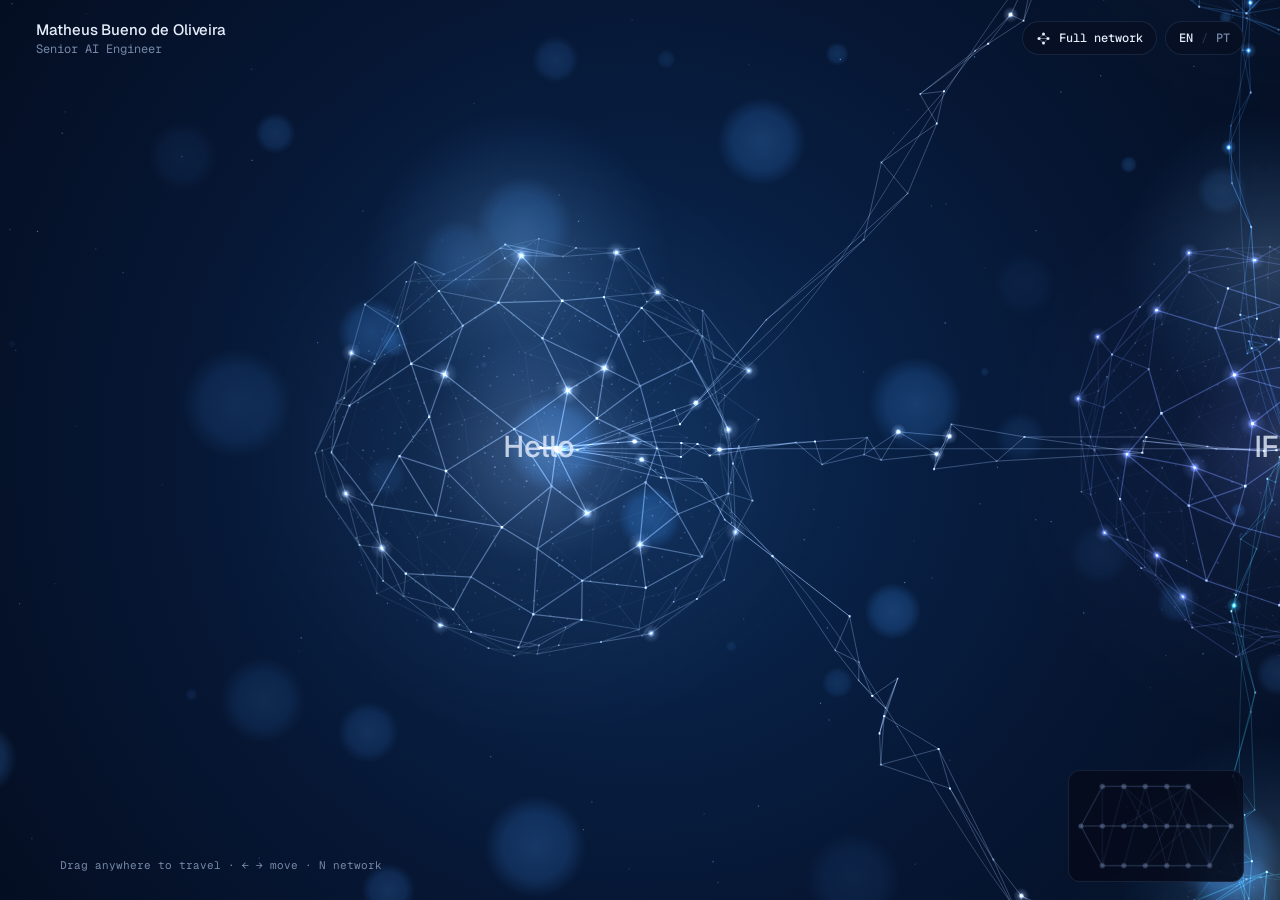
<file: index.html>
<!doctype html>
<html lang="en">
<head>
  <meta charset="utf-8" />
  <meta name="viewport" content="width=device-width, initial-scale=1, viewport-fit=cover" />
  <title>Matheus Bueno de Oliveira · Senior AI Engineer</title>
  <meta name="description" content="Matheus Bueno de Oliveira, Senior AI Engineer. LLM-powered systems, Agentic AI and cloud data platforms. Explore my career as a neural network, one neuron at a time." />
  <meta name="theme-color" content="#040814" />
  <meta property="og:type" content="website" />
  <meta property="og:title" content="Matheus Bueno de Oliveira · Senior AI Engineer" />
  <meta property="og:description" content="My career as a neural network. Follow the signal, one neuron at a time." />
  <meta property="og:url" content="https://matheusbuenodeoliveira.github.io/" />
  <meta property="og:image" content="https://matheusbuenodeoliveira.github.io/assets/og.png" />
  <meta name="twitter:card" content="summary_large_image" />
  <link rel="icon" href="assets/favicon.svg" type="image/svg+xml" />
  <link rel="preconnect" href="https://fonts.googleapis.com" />
  <link rel="preconnect" href="https://fonts.gstatic.com" crossorigin />
  <link href="https://fonts.googleapis.com/css2?family=Geist:wght@300;400;500;600&family=Geist+Mono:wght@400;500&display=swap" rel="stylesheet" />
  <link rel="stylesheet" href="css/styles.css?v=13" />
</head>
<body class="mode-intro">
  <canvas id="sky" aria-hidden="true"></canvas>

  <!-- overview: one button per neuron, positioned over the canvas -->
  <nav class="atlas" id="atlas" aria-label="Full network"></nav>

  <!-- close-up: the neuron you are on, with its content inside -->
  <main class="soma" id="soma" aria-live="polite">
    <div class="membrane" aria-hidden="true"></div>
    <div class="soma-scroll" id="somaScroll">
      <article class="soma-inner" id="somaInner"></article>
    </div>
  </main>

  <!-- synapses leaving the current neuron -->
  <div class="synapses" id="synapses"></div>

  <header class="hud-top">
    <button class="brand" id="brand" type="button">
      <span class="brand-name">Matheus Bueno de Oliveira</span>
      <span class="brand-role" data-i18n="role"></span>
    </button>
    <div class="hud-actions">
      <button class="chip" id="netBtn" type="button">
        <svg viewBox="0 0 20 20" aria-hidden="true"><g fill="currentColor"><circle cx="4" cy="10" r="2"/><circle cx="10" cy="4" r="2"/><circle cx="10" cy="16" r="2"/><circle cx="16" cy="10" r="2"/></g><path d="M4 10 10 4 16 10 10 16Z M4 10H16" fill="none" stroke="currentColor" stroke-opacity=".5"/></svg>
        <span id="netLabel"></span>
      </button>
      <button class="chip lang" id="langBtn" type="button">
        <span data-l="en">EN</span><span class="sep">/</span><span data-l="pt">PT</span>
      </button>
    </div>
  </header>

  <footer class="hud-bottom">
    <div class="trail" id="trail"></div>
    <p class="keys mono" id="keys"></p>
    <button class="minimap" id="minimap" type="button"><canvas id="mini" aria-hidden="true"></canvas></button>
  </footer>

  <div class="overview-bar" id="overviewBar">
    <p class="ov-hint" id="ovHint"></p>
    <ul class="legend" id="legend"></ul>
    <button class="chip ghost" id="returnBtn" type="button"></button>
  </div>

  <script src="js/data.js?v=13"></script>
  <script src="js/app.js?v=13"></script>
</body>
</html>
</file>
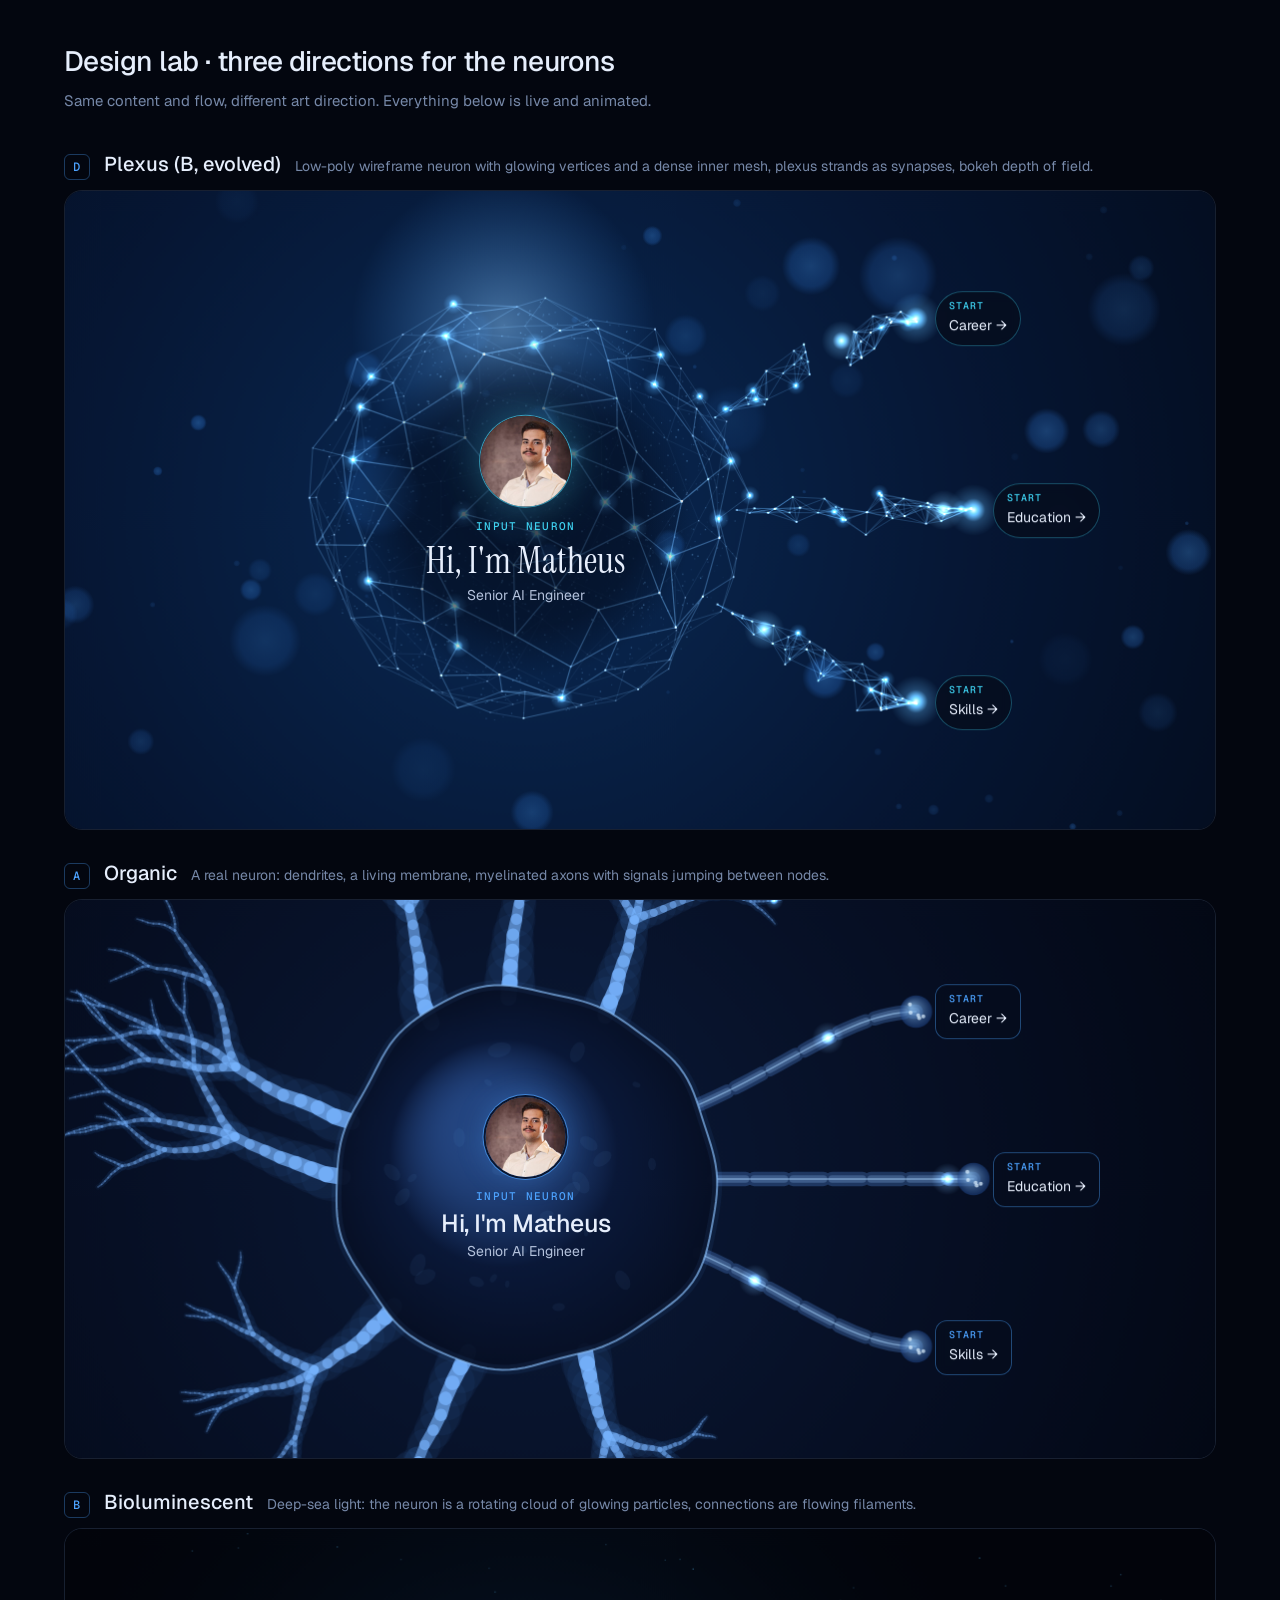
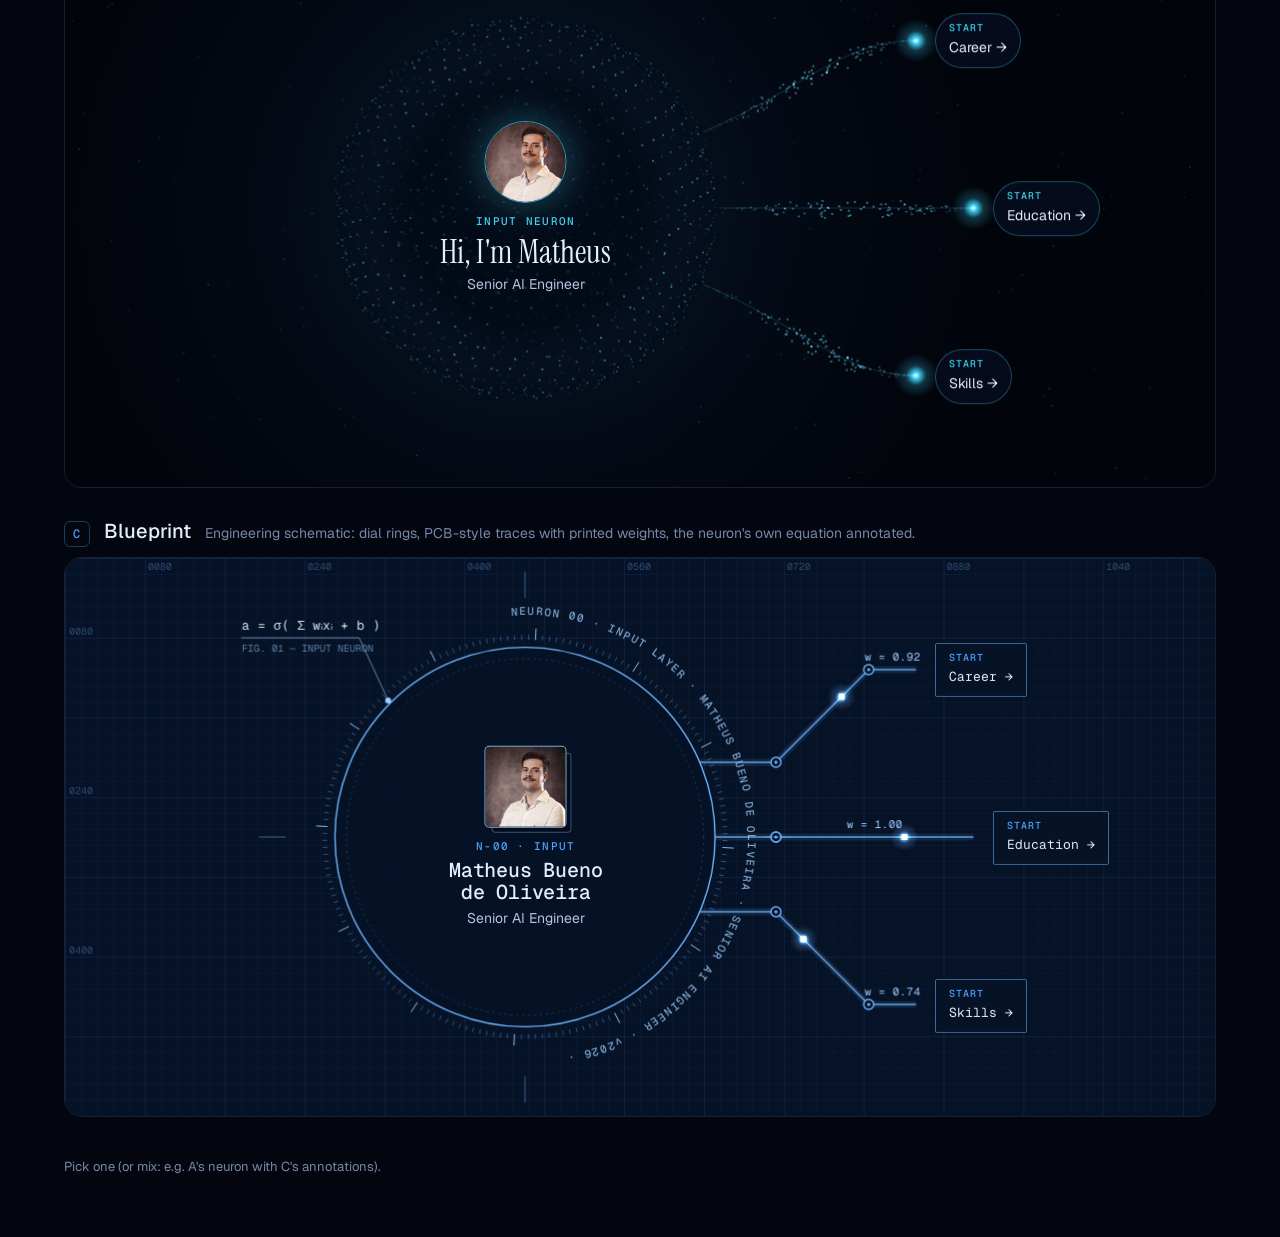
<file: lab/index.html>
<!doctype html>
<html lang="en">
<head>
<meta charset="utf-8" />
<meta name="viewport" content="width=device-width, initial-scale=1" />
<title>Design lab · neuron styles</title>
<link rel="preconnect" href="https://fonts.googleapis.com" />
<link rel="preconnect" href="https://fonts.gstatic.com" crossorigin />
<link href="https://fonts.googleapis.com/css2?family=Geist:wght@300;400;500&family=Geist+Mono:wght@400;500&family=Instrument+Serif:ital@0;1&display=swap" rel="stylesheet" />
<style>
  :root { --ink: #e6eefc; --muted: #7688a8; --line: rgba(150,190,255,.14); }
  * { box-sizing: border-box; }
  body { margin: 0; background: #03060f; color: var(--ink); font: 400 15px/1.55 "Geist", system-ui, sans-serif; }
  header { max-width: 1200px; margin: 0 auto; padding: 40px 24px 8px; }
  header h1 { margin: 0; font-weight: 500; font-size: 28px; letter-spacing: -.02em; }
  header p { margin: 6px 0 0; color: var(--muted); }
  .variant { max-width: 1200px; margin: 28px auto 0; padding: 0 24px; }
  .v-head { display: flex; align-items: baseline; gap: 14px; margin-bottom: 10px; flex-wrap: wrap; }
  .v-head b { font: 500 12px/1 "Geist Mono", monospace; letter-spacing: .1em; color: #4da3ff; border: 1px solid #4da3ff55; padding: 6px 8px; border-radius: 6px; }
  .v-head h2 { margin: 0; font-size: 20px; font-weight: 500; }
  .v-head span { color: var(--muted); font-size: 14px; }
  .stage { position: relative; height: 560px; border-radius: 18px; overflow: hidden; border: 1px solid var(--line); }
  .stage canvas { position: absolute; inset: 0; width: 100%; height: 100%; }
  .content {
    position: absolute; left: var(--cx); top: var(--cy); width: calc(var(--R) * 1.35); transform: translate(-50%, -50%);
    text-align: center; pointer-events: none;
  }
  .avatar { width: calc(var(--R) * .42); height: calc(var(--R) * .42); border-radius: 50%; object-fit: cover; display: block; margin: 0 auto 14px; }
  .k { font: 500 11px/1 "Geist Mono", monospace; letter-spacing: .12em; text-transform: uppercase; color: #4da3ff; margin: 0; }
  .content h3 { margin: 8px 0 4px; font-size: calc(var(--R) * .13); font-weight: 500; letter-spacing: -.02em; line-height: 1.1; }
  .content p.s { margin: 0; color: #b4c2dc; font-size: 14px; }
  .pill {
    position: absolute; transform: translate(-100%, -50%); padding: 9px 13px; border-radius: 12px; font-size: 14px; white-space: nowrap;
    background: rgba(7,13,30,.85); border: 1px solid #4da3ff66; backdrop-filter: blur(6px);
  }
  .pill small { display: block; font: 500 10px/1 "Geist Mono", monospace; letter-spacing: .1em; text-transform: uppercase; color: #4da3ff; margin-bottom: 4px; }
  .pill.l { transform: translate(0, -50%); }

  /* A · organic */
  .A .avatar { box-shadow: 0 0 0 2px #0a1630, 0 0 0 3px #4da3ffaa, 0 0 30px #4da3ff55; }
  /* B · bioluminescent */
  .B .content h3 { font-family: "Instrument Serif", serif; font-weight: 400; font-size: calc(var(--R) * .17); letter-spacing: 0; }
  .B .avatar { box-shadow: 0 0 0 1px #3fd3f2aa, 0 0 40px #3fd3f266; filter: saturate(.9); }
  .B .k { color: #3fd3f2; }
  .B .pill { border-color: #3fd3f255; border-radius: 999px; }
  .B .pill small { color: #3fd3f2; }
  /* C · blueprint */
  .C .content h3 { font-family: "Geist Mono", monospace; font-size: calc(var(--R) * .105); letter-spacing: -.01em; }
  .C .avatar { border-radius: 4px; box-shadow: 0 0 0 1px #6fb6ff, 6px 6px 0 -1px #061226, 6px 6px 0 0 #6fb6ff66; filter: grayscale(.35) contrast(1.05); }
  .C .pill { border-radius: 2px; border-color: #6fb6ff88; background: #061226; font-family: "Geist Mono", monospace; font-size: 13px; }
  footer { max-width: 1200px; margin: 40px auto 60px; padding: 0 24px; color: var(--muted); font-size: 13px; }
</style>
</head>
<body>
<header>
  <h1>Design lab · three directions for the neurons</h1>
  <p>Same content and flow, different art direction. Everything below is live and animated.</p>
</header>

<section class="variant B D">
  <div class="v-head"><b>D</b><h2>Plexus (B, evolved)</h2><span>Low-poly wireframe neuron with glowing vertices and a dense inner mesh, plexus strands as synapses, bokeh depth of field.</span></div>
  <div class="stage" data-v="plexus" style="height:640px"></div>
</section>

<section class="variant A">
  <div class="v-head"><b>A</b><h2>Organic</h2><span>A real neuron: dendrites, a living membrane, myelinated axons with signals jumping between nodes.</span></div>
  <div class="stage" data-v="organic"></div>
</section>

<section class="variant B">
  <div class="v-head"><b>B</b><h2>Bioluminescent</h2><span>Deep-sea light: the neuron is a rotating cloud of glowing particles, connections are flowing filaments.</span></div>
  <div class="stage" data-v="lumen"></div>
</section>

<section class="variant C">
  <div class="v-head"><b>C</b><h2>Blueprint</h2><span>Engineering schematic: dial rings, PCB-style traces with printed weights, the neuron's own equation annotated.</span></div>
  <div class="stage" data-v="blueprint"></div>
</section>

<footer>Pick one (or mix: e.g. A's neuron with C's annotations).</footer>

<script>
(() => {
  const TAU = Math.PI * 2;
  const rng = (seed) => () => ((seed = (seed * 16807) % 2147483647) / 2147483647);
  const bez = (p, t) => { const u = 1 - t, a = u*u*u, b = 3*u*u*t, c = 3*u*t*t, d = t*t*t; return [a*p[0]+b*p[2]+c*p[4]+d*p[6], a*p[1]+b*p[3]+c*p[5]+d*p[7]]; };
  const glowCache = {};
  function glow(rgb) {
    if (glowCache[rgb]) return glowCache[rgb];
    const s = document.createElement("canvas"); s.width = s.height = 64;
    const g = s.getContext("2d"), r = g.createRadialGradient(32, 32, 0, 32, 32, 32);
    r.addColorStop(0, "rgba(255,255,255,1)"); r.addColorStop(.15, `rgba(${rgb},.95)`); r.addColorStop(.45, `rgba(${rgb},.22)`); r.addColorStop(1, `rgba(${rgb},0)`);
    g.fillStyle = r; g.fillRect(0, 0, 64, 64); return (glowCache[rgb] = s);
  }

  // ───────── A · Organic ─────────
  const organic = {
    init(S) {
      const rnd = rng(11), { cx, cy, R } = S;
      S.segs = []; S.leaves = []; S.org = [];
      const axAngles = S.targets.map((t) => Math.atan2(t.y - cy, t.x - cx));
      const grow = (x, y, a, len, w, depth, path) => {
        const steps = 7; let px = x, py = y;
        for (let i = 0; i < steps; i++) {
          a += (rnd() - .5) * .45;
          const nx = px + Math.cos(a) * len / steps, ny = py + Math.sin(a) * len / steps;
          const ww = w * (1 - i / steps * .45);
          S.segs.push([px, py, nx, ny, ww]); path.push([nx, ny]); px = nx; py = ny;
        }
        if (depth < 3) {
          const k = depth === 0 ? 3 : 2;
          for (let j = 0; j < k; j++) grow(px, py, a + (j - (k - 1) / 2) * (.55 + rnd() * .35), len * (.6 + rnd() * .15), w * .55, depth + 1, path.slice());
        } else S.leaves.push(path);
      };
      for (let i = 0; i < 11; i++) {
        const a = (i / 11) * TAU + rnd() * .3;
        if (axAngles.some((b) => Math.abs(Math.atan2(Math.sin(a - b), Math.cos(a - b))) < .32)) continue;
        const x = cx + Math.cos(a) * R * .96, y = cy + Math.sin(a) * R * .96;
        grow(x, y, a, R * (.45 + rnd() * .25), R * .085, 0, [[x, y]]);
      }
      for (let i = 0; i < 26; i++) { const a = rnd() * TAU, d = Math.sqrt(rnd()) * R * .8; S.org.push([Math.cos(a) * d, Math.sin(a) * d, 2 + rnd() * R * .03, rnd() * TAU]); }
      S.pulses = [];
      S.axons = S.targets.map((t, i) => {
        const a = axAngles[i], x0 = cx + Math.cos(a) * R, y0 = cy + Math.sin(a) * R;
        return [x0, y0, x0 + Math.cos(a) * R * .5, y0 + Math.sin(a) * R * .5, t.x - (t.x - x0) * .3, t.y, t.x, t.y];
      });
    },
    draw(S) {
      const { ctx, w, h, cx, cy, R, t } = S;
      const bg = ctx.createRadialGradient(cx, cy, 0, cx, cy, Math.max(w, h) * .8);
      bg.addColorStop(0, "#0b1a38"); bg.addColorStop(.5, "#060e22"); bg.addColorStop(1, "#02050d");
      ctx.fillStyle = bg; ctx.fillRect(0, 0, w, h);

      // dendrites
      ctx.lineCap = "round";
      for (const pass of [0, 1]) for (const [x1, y1, x2, y2, ww] of S.segs) {
        ctx.beginPath(); ctx.moveTo(x1, y1); ctx.lineTo(x2, y2);
        ctx.lineWidth = pass ? ww : ww * 3.2;
        ctx.strokeStyle = pass ? `rgba(120,180,255,${.25 + ww / (R * .085) * .55})` : "rgba(77,163,255,.05)";
        ctx.stroke();
      }
      // signals travelling inward along dendrites
      if (Math.random() < .12) S.pulses.push({ p: S.leaves[(Math.random() * S.leaves.length) | 0], k: 0 });
      ctx.globalCompositeOperation = "lighter";
      S.pulses = S.pulses.filter((q) => {
        q.k += S.dt * .55; if (q.k >= 1) return false;
        const p = q.p, f = (1 - q.k) * (p.length - 1), i = Math.floor(f), r = f - i;
        const a = p[i], b = p[Math.min(i + 1, p.length - 1)];
        const x = a[0] + (b[0] - a[0]) * r, y = a[1] + (b[1] - a[1]) * r;
        ctx.drawImage(glow("110,190,255"), x - 9, y - 9, 18, 18); return true;
      });
      ctx.globalCompositeOperation = "source-over";

      // axons with myelin sheaths and saltatory pulses
      S.axons.forEach((p, i) => {
        ctx.beginPath(); ctx.moveTo(p[0], p[1]); ctx.bezierCurveTo(p[2], p[3], p[4], p[5], p[6], p[7]);
        ctx.lineWidth = R * .075; ctx.strokeStyle = "rgba(90,150,240,.28)"; ctx.setLineDash([R * .16, R * .045]); ctx.stroke();
        ctx.lineWidth = R * .04; ctx.strokeStyle = "rgba(150,200,255,.25)"; ctx.stroke();
        ctx.setLineDash([]); ctx.lineWidth = 1.4; ctx.strokeStyle = "rgba(170,215,255,.55)"; ctx.stroke();
        // node-to-node jump
        const k = ((t * .5 + i * .37) % 1), q = Math.floor(k * 9) / 9;
        const [x, y] = bez(p, q);
        ctx.globalCompositeOperation = "lighter";
        ctx.drawImage(glow("140,205,255"), x - 16, y - 16, 32, 32);
        ctx.globalCompositeOperation = "source-over";
        // synaptic bouton
        const bx = p[6], by = p[7], br = R * .085;
        const g = ctx.createRadialGradient(bx - br * .3, by - br * .3, 1, bx, by, br);
        g.addColorStop(0, "rgba(150,205,255,.7)"); g.addColorStop(1, "rgba(30,70,140,.5)");
        ctx.beginPath(); ctx.arc(bx, by, br, 0, TAU); ctx.fillStyle = g; ctx.fill();
        for (let v = 0; v < 5; v++) { ctx.beginPath(); ctx.arc(bx + Math.cos(v * 1.3 + t) * br * .45, by + Math.sin(v * 1.9 + t) * br * .45, 2, 0, TAU); ctx.fillStyle = "rgba(220,240,255,.7)"; ctx.fill(); }
      });

      // soma with a living membrane
      ctx.beginPath();
      for (let i = 0; i <= 160; i++) {
        const a = (i / 160) * TAU;
        const r = R * (1 + .022 * Math.sin(3 * a + t * .8) + .015 * Math.sin(5 * a - t * 1.1) + .008 * Math.sin(11 * a + t * 1.7));
        const x = cx + Math.cos(a) * r, y = cy + Math.sin(a) * r;
        i ? ctx.lineTo(x, y) : ctx.moveTo(x, y);
      }
      const sg = ctx.createRadialGradient(cx - R * .25, cy - R * .3, R * .05, cx, cy, R * 1.05);
      sg.addColorStop(0, "rgba(70,130,230,.42)"); sg.addColorStop(.55, "rgba(10,24,56,.94)"); sg.addColorStop(1, "rgba(6,14,34,.98)");
      ctx.fillStyle = sg; ctx.fill();
      ctx.lineWidth = 10; ctx.strokeStyle = "rgba(90,160,255,.07)"; ctx.stroke();
      ctx.lineWidth = 2; ctx.strokeStyle = "rgba(140,195,255,.65)"; ctx.stroke();
      // organelles
      for (const [ox, oy, r, ph] of S.org) {
        ctx.beginPath(); ctx.ellipse(cx + ox + Math.sin(t * .3 + ph) * 3, cy + oy + Math.cos(t * .25 + ph) * 3, r * 1.6, r, ph, 0, TAU);
        ctx.fillStyle = "rgba(120,180,255,.06)"; ctx.fill();
      }
    },
  };

  // ───────── B · Bioluminescent ─────────
  const lumen = {
    init(S) {
      const rnd = rng(5), N = 1300;
      S.pts = [];
      for (let i = 0; i < N; i++) {
        const y = 1 - (i / (N - 1)) * 2, r = Math.sqrt(1 - y * y), th = i * 2.399963;
        S.pts.push([Math.cos(th) * r, y, Math.sin(th) * r, rnd()]);
      }
      for (let i = 0; i < 350; i++) { const u = rnd() * TAU, v = Math.acos(2 * rnd() - 1), d = Math.cbrt(rnd()) * .9; S.pts.push([Math.sin(v) * Math.cos(u) * d, Math.cos(v) * d, Math.sin(v) * Math.sin(u) * d, rnd()]); }
      S.plankton = Array.from({ length: 140 }, () => [rnd() * S.w, rnd() * S.h, .2 + rnd() * .8, rnd() * TAU]);
      S.streams = S.targets.map((t) => {
        const a = Math.atan2(t.y - S.cy, t.x - S.cx), x0 = S.cx + Math.cos(a) * S.R * 1.02, y0 = S.cy + Math.sin(a) * S.R * 1.02;
        return { p: [x0, y0, x0 + Math.cos(a) * S.R * .6, y0 + Math.sin(a) * S.R * .6, t.x - (t.x - x0) * .35, t.y, t.x, t.y],
          parts: Array.from({ length: 110 }, () => [rnd(), (rnd() - .5) * 2, rnd() * TAU, .15 + rnd() * .2]) };
      });
    },
    draw(S) {
      const { ctx, w, h, cx, cy, R, t } = S;
      ctx.fillStyle = "#02040b"; ctx.fillRect(0, 0, w, h);
      const bg = ctx.createRadialGradient(cx, cy, 0, cx, cy, R * 3);
      bg.addColorStop(0, "rgba(20,70,120,.35)"); bg.addColorStop(1, "rgba(0,0,0,0)");
      ctx.fillStyle = bg; ctx.fillRect(0, 0, w, h);
      ctx.globalCompositeOperation = "lighter";
      for (const p of S.plankton) {
        p[0] += Math.cos(p[3] + t * .2) * .15; p[1] -= .08 * p[2];
        if (p[1] < 0) p[1] = h;
        ctx.fillStyle = `rgba(90,200,255,${.12 + .25 * p[2] * (.5 + .5 * Math.sin(t * 2 + p[3]))})`;
        ctx.fillRect(p[0], p[1], 1.4, 1.4);
      }
      // filaments
      for (const s of S.streams) {
        ctx.beginPath(); ctx.moveTo(s.p[0], s.p[1]); ctx.bezierCurveTo(s.p[2], s.p[3], s.p[4], s.p[5], s.p[6], s.p[7]);
        ctx.strokeStyle = "rgba(63,211,242,.18)"; ctx.lineWidth = 1; ctx.stroke();
        for (const q of s.parts) {
          const u = (q[0] + t * q[3]) % 1;
          const [x, y] = bez(s.p, u), [x2, y2] = bez(s.p, Math.min(1, u + .01));
          const dx = x2 - x, dy = y2 - y, L = Math.hypot(dx, dy) || 1;
          const off = (Math.sin(u * 14 + q[2] + t) * .5 + q[1] * .5) * R * .06 * Math.sin(Math.PI * u);
          const px = x - dy / L * off, py = y + dx / L * off;
          const a = Math.sin(Math.PI * u);
          ctx.fillStyle = `rgba(110,225,255,${.55 * a})`;
          ctx.fillRect(px, py, 1.8, 1.8);
        }
        const [ex, ey] = [s.p[6], s.p[7]];
        ctx.drawImage(glow("63,211,242"), ex - 22, ey - 22, 44, 44);
      }
      // particle sphere
      const ry = t * .18, rx = .35 + Math.sin(t * .2) * .1;
      const cyr = Math.cos(ry), syr = Math.sin(ry), cxr = Math.cos(rx), sxr = Math.sin(rx);
      for (const [x, y, z, k] of S.pts) {
        const x1 = x * cyr + z * syr, z1 = -x * syr + z * cyr;
        const y1 = y * cxr - z1 * sxr, z2 = y * sxr + z1 * cxr;
        const breath = 1 + .015 * Math.sin(t * 1.4 + k * 6);
        const px = cx + x1 * R * breath, py = cy + y1 * R * breath;
        const d = (z2 + 1) / 2, tw = .6 + .4 * Math.sin(t * 3 + k * 40);
        ctx.fillStyle = k > .93 ? `rgba(200,245,255,${.9 * d * tw})` : `rgba(${60 + d * 60},${170 + d * 50},255,${(.12 + .55 * d) * tw})`;
        const s = .7 + d * 1.5; ctx.fillRect(px, py, s, s);
      }
      ctx.globalCompositeOperation = "source-over";
      const veil = ctx.createRadialGradient(cx, cy, 0, cx, cy, R * .82);
      veil.addColorStop(0, "rgba(2,6,16,.82)"); veil.addColorStop(.75, "rgba(2,6,16,.6)"); veil.addColorStop(1, "rgba(2,6,16,0)");
      ctx.fillStyle = veil; ctx.beginPath(); ctx.arc(cx, cy, R * .85, 0, TAU); ctx.fill();
    },
  };

  // ───────── C · Blueprint ─────────
  const blueprint = {
    init(S) {
      const { cx, cy, R } = S;
      S.traces = S.targets.map((tg, i) => {
        const a = Math.atan2(tg.y - cy, tg.x - cx), dir = Math.sign(tg.x - cx) || 1;
        const x0 = cx + Math.cos(a) * R * 1.0, y0 = cy + Math.sin(a) * R * 1.0;
        const x1 = cx + dir * R * 1.32, y1 = y0;
        const dy = tg.y - y1, x2 = x1 + dir * Math.abs(dy), y2 = tg.y;
        return { pts: [[x0, y0], [x1, y1], [x2, y2], [tg.x, tg.y]], w: [.92, 1.0, .74][i % 3] };
      });
      S.label = " NEURON 00 · INPUT LAYER · MATHEUS BUENO DE OLIVEIRA · SENIOR AI ENGINEER · v2026 ·";
    },
    draw(S) {
      const { ctx, w, h, cx, cy, R, t } = S;
      ctx.fillStyle = "#061226"; ctx.fillRect(0, 0, w, h);
      for (let x = 0; x < w; x += 16) { ctx.fillStyle = x % 80 ? "rgba(80,140,255,.05)" : "rgba(80,140,255,.12)"; ctx.fillRect(x, 0, 1, h); }
      for (let y = 0; y < h; y += 16) { ctx.fillStyle = y % 80 ? "rgba(80,140,255,.05)" : "rgba(80,140,255,.12)"; ctx.fillRect(0, y, w, 1); }
      ctx.font = "10px 'Geist Mono', monospace"; ctx.fillStyle = "rgba(111,182,255,.35)";
      for (let x = 80; x < w; x += 160) ctx.fillText(String(x).padStart(4, "0"), x + 3, 12);
      for (let y = 80; y < h; y += 160) ctx.fillText(String(y).padStart(4, "0"), 4, y - 3);

      // traces
      for (const tr of S.traces) {
        const p = tr.pts;
        ctx.beginPath(); p.forEach(([x, y], i) => (i ? ctx.lineTo(x, y) : ctx.moveTo(x, y)));
        ctx.strokeStyle = "rgba(111,182,255,.85)"; ctx.lineWidth = 1.6; ctx.stroke();
        ctx.strokeStyle = "rgba(111,182,255,.12)"; ctx.lineWidth = 7; ctx.stroke();
        for (const [x, y] of [p[1], p[2]]) { ctx.beginPath(); ctx.arc(x, y, 5, 0, TAU); ctx.fillStyle = "#061226"; ctx.fill(); ctx.strokeStyle = "#6fb6ff"; ctx.lineWidth = 1.4; ctx.stroke(); ctx.beginPath(); ctx.arc(x, y, 1.6, 0, TAU); ctx.fillStyle = "#6fb6ff"; ctx.fill(); }
        const mx = (p[2][0] + p[3][0]) / 2, my = p[3][1];
        ctx.font = "11px 'Geist Mono', monospace"; ctx.fillStyle = "#9fd0ff"; ctx.textAlign = "center";
        ctx.fillText(`w = ${tr.w.toFixed(2)}`, mx, my - 9);
        // packet
        const L = p.slice(1).map((q, i) => Math.hypot(q[0] - p[i][0], q[1] - p[i][1])), tot = L.reduce((a, b) => a + b, 0);
        let d = ((t * 140 + tr.w * 300) % tot);
        for (let i = 0; i < L.length; i++) {
          if (d <= L[i]) { const k = d / L[i], x = p[i][0] + (p[i + 1][0] - p[i][0]) * k, y = p[i][1] + (p[i + 1][1] - p[i][1]) * k;
            ctx.fillStyle = "#cfe8ff"; ctx.fillRect(x - 3, y - 3, 6, 6); ctx.globalCompositeOperation = "lighter"; ctx.drawImage(glow("111,182,255"), x - 14, y - 14, 28, 28); ctx.globalCompositeOperation = "source-over"; break; }
          d -= L[i];
        }
      }
      ctx.textAlign = "left";

      // dial rings
      ctx.beginPath(); ctx.arc(cx, cy, R, 0, TAU); ctx.fillStyle = "rgba(6,18,38,.94)"; ctx.fill();
      ctx.strokeStyle = "#6fb6ff"; ctx.lineWidth = 1.4; ctx.stroke();
      ctx.beginPath(); ctx.arc(cx, cy, R * .94, 0, TAU); ctx.strokeStyle = "rgba(111,182,255,.25)"; ctx.lineWidth = 1; ctx.setLineDash([2, 4]); ctx.stroke(); ctx.setLineDash([]);
      const rot = t * .05;
      for (let i = 0; i < 180; i++) {
        const a = rot + (i / 180) * TAU, long = i % 15 === 0, r1 = R * 1.04, r2 = R * (long ? 1.1 : 1.065);
        ctx.beginPath(); ctx.moveTo(cx + Math.cos(a) * r1, cy + Math.sin(a) * r1); ctx.lineTo(cx + Math.cos(a) * r2, cy + Math.sin(a) * r2);
        ctx.strokeStyle = long ? "rgba(159,208,255,.9)" : "rgba(111,182,255,.4)"; ctx.lineWidth = 1; ctx.stroke();
      }
      // text on arc
      ctx.font = "500 11px 'Geist Mono', monospace"; ctx.fillStyle = "rgba(159,208,255,.8)";
      const rr = R * 1.17, chars = S.label.split(""), step = 8.2 / rr;
      chars.forEach((ch, i) => {
        const a = -rot * 1.6 + i * step - Math.PI / 2;
        ctx.save(); ctx.translate(cx + Math.cos(a) * rr, cy + Math.sin(a) * rr); ctx.rotate(a + Math.PI / 2); ctx.fillText(ch, -3, 0); ctx.restore();
      });
      // crosshair
      ctx.strokeStyle = "rgba(111,182,255,.5)"; ctx.lineWidth = 1;
      for (const [dx, dy] of [[1, 0], [-1, 0], [0, 1], [0, -1]]) { ctx.beginPath(); ctx.moveTo(cx + dx * R * 1.26, cy + dy * R * 1.26); ctx.lineTo(cx + dx * R * 1.4, cy + dy * R * 1.4); ctx.stroke(); }
      // annotation: the neuron's equation
      const ax = cx - R * .72, ay = cy - R * .72, lx = cx - R * 1.45, ly = cy - R * 1.05;
      ctx.beginPath(); ctx.moveTo(ax, ay); ctx.lineTo(lx + 110, ly); ctx.lineTo(lx - 8, ly); ctx.strokeStyle = "rgba(159,208,255,.6)"; ctx.stroke();
      ctx.beginPath(); ctx.arc(ax, ay, 3, 0, TAU); ctx.fillStyle = "#9fd0ff"; ctx.fill();
      ctx.font = "13px 'Geist Mono', monospace"; ctx.fillStyle = "#cfe8ff"; ctx.fillText("a = σ( Σ wᵢxᵢ + b )", lx - 8, ly - 8);
      ctx.font = "10px 'Geist Mono', monospace"; ctx.fillStyle = "rgba(159,208,255,.6)"; ctx.fillText("FIG. 01 — INPUT NEURON", lx - 8, ly + 14);
    },
  };

  // ───────── D · Plexus ─────────
  const plexus = {
    init(S) {
      const rnd = rng(23), { w, h, cx, cy, R } = S;
      // wireframe shell: irregular sphere, edges between near neighbours
      const NV = 170;
      S.v = [];
      for (let i = 0; i < NV; i++) {
        const y = 1 - (i / (NV - 1)) * 2, r = Math.sqrt(1 - y * y), th = i * 2.399963 + rnd() * .25;
        const k = .9 + rnd() * .16;
        S.v.push([Math.cos(th) * r * k, y * k * .96, Math.sin(th) * r * k, rnd()]);
      }
      S.e = [];
      for (let i = 0; i < NV; i++) {
        const d = S.v.map((q, j) => [j, (q[0] - S.v[i][0]) ** 2 + (q[1] - S.v[i][1]) ** 2 + (q[2] - S.v[i][2]) ** 2]).sort((a, b) => a[1] - b[1]);
        for (let n = 1; n <= 4; n++) { const j = d[n][0]; if (j > i || !S.e.some(([a, b]) => a === j && b === i)) S.e.push([i, j]); }
      }
      // dense inner texture: points hugging the shell and filling the volume
      S.dots = [];
      for (let i = 0; i < 1800; i++) {
        const u = rnd() * TAU, vv = Math.acos(2 * rnd() - 1), d = i < 1100 ? .82 + rnd() * .16 : Math.cbrt(rnd()) * .8;
        S.dots.push([Math.sin(vv) * Math.cos(u) * d, Math.cos(vv) * d, Math.sin(vv) * Math.sin(u) * d, rnd()]);
      }
      // bokeh: soft out-of-focus lights at several depths
      S.bokeh = Array.from({ length: 70 }, () => ({ x: rnd() * w, y: rnd() * h, r: 2 + Math.pow(rnd(), 2.2) * 46, a: .05 + rnd() * .22, z: .2 + rnd(), ph: rnd() * TAU }));
      S.bok = {};
      // plexus strands towards each synapse
      S.strands = S.targets.map((t) => {
        const a = Math.atan2(t.y - cy, t.x - cx), x0 = cx + Math.cos(a) * R * .98, y0 = cy + Math.sin(a) * R * .98;
        const p = [x0, y0, x0 + Math.cos(a) * R * .55, y0 + Math.sin(a) * R * .55, t.x - (t.x - x0) * .35, t.y, t.x, t.y];
        const nodes = [];
        for (let i = 0; i <= 26; i++) {
          const u = i / 26, [x, y] = bez(p, u), spread = Math.sin(Math.PI * u) * R * .1 + 2;
          nodes.push([x + (rnd() - .5) * spread * 2, y + (rnd() - .5) * spread * 2, rnd()]);
          if (i % 2 && i < 26) { const [x2, y2] = bez(p, u + .02); nodes.push([x2 + (rnd() - .5) * spread * 2.4, y2 + (rnd() - .5) * spread * 2.4, rnd()]); }
        }
        const links = [];
        nodes.forEach((q, i) => nodes.forEach((o, j) => { if (j > i && Math.hypot(q[0] - o[0], q[1] - o[1]) < R * .16) links.push([i, j]); }));
        return { p, nodes, links };
      });
    },
    draw(S) {
      const { ctx, w, h, cx, cy, R, t } = S;
      const bg = ctx.createRadialGradient(cx, cy, 0, cx, cy, Math.max(w, h) * .9);
      bg.addColorStop(0, "#0a2a55"); bg.addColorStop(.45, "#061633"); bg.addColorStop(1, "#020610");
      ctx.fillStyle = bg; ctx.fillRect(0, 0, w, h);

      // bokeh
      ctx.globalCompositeOperation = "lighter";
      for (const b of S.bokeh) {
        const x = b.x + Math.sin(t * .1 * b.z + b.ph) * 14 * b.z, y = b.y + Math.cos(t * .08 * b.z + b.ph) * 10 * b.z;
        const g = ctx.createRadialGradient(x, y, 0, x, y, b.r);
        g.addColorStop(0, `rgba(80,170,255,${b.a})`); g.addColorStop(.7, `rgba(60,150,255,${b.a * .7})`); g.addColorStop(1, "rgba(60,150,255,0)");
        ctx.fillStyle = g; ctx.beginPath(); ctx.arc(x, y, b.r, 0, TAU); ctx.fill();
      }

      // strands
      for (const s of S.strands) {
        ctx.lineWidth = .8;
        for (const [i, j] of s.links) {
          const a = s.nodes[i], b = s.nodes[j];
          ctx.strokeStyle = "rgba(120,200,255,.22)"; ctx.beginPath(); ctx.moveTo(a[0], a[1]); ctx.lineTo(b[0], b[1]); ctx.stroke();
        }
        for (const [x, y, k] of s.nodes) {
          const tw = .5 + .5 * Math.sin(t * 2.2 + k * 30);
          ctx.fillStyle = `rgba(190,235,255,${.35 + .5 * tw})`; ctx.fillRect(x - 1, y - 1, 2, 2);
          if (k > .82) ctx.drawImage(glow("90,190,255"), x - 9, y - 9, 18, 18);
        }
        const u = (t * .32 + s.p[7] / h) % 1, [px, py] = bez(s.p, u);
        ctx.drawImage(glow("140,220,255"), px - 20, py - 20, 40, 40);
        ctx.drawImage(glow("120,210,255"), s.p[6] - 26, s.p[7] - 26, 52, 52);
      }

      // rotate the shell
      const ry = t * .12, rx = .25 + Math.sin(t * .15) * .08;
      const c1 = Math.cos(ry), s1 = Math.sin(ry), c2 = Math.cos(rx), s2 = Math.sin(rx);
      const P = (q) => {
        const x1 = q[0] * c1 + q[2] * s1, z1 = -q[0] * s1 + q[2] * c1;
        const y1 = q[1] * c2 - z1 * s2, z2 = q[1] * s2 + z1 * c2;
        return [cx + x1 * R, cy + y1 * R, (z2 + 1) / 2];
      };
      const pv = S.v.map(P);

      // inner dots
      for (const q of S.dots) {
        const [x, y, d] = P(q), tw = .6 + .4 * Math.sin(t * 2.5 + q[3] * 50);
        ctx.fillStyle = `rgba(${90 + d * 80},${180 + d * 50},255,${(.06 + .3 * d) * tw})`;
        const s = .6 + d * 1.1; ctx.fillRect(x, y, s, s);
      }
      // wireframe
      for (const [i, j] of S.e) {
        const a = pv[i], b = pv[j], d = (a[2] + b[2]) / 2;
        ctx.strokeStyle = `rgba(150,215,255,${.05 + .42 * d * d})`; ctx.lineWidth = .6 + d * .7;
        ctx.beginPath(); ctx.moveTo(a[0], a[1]); ctx.lineTo(b[0], b[1]); ctx.stroke();
      }
      // vertices
      pv.forEach(([x, y, d], i) => {
        const k = S.v[i][3], tw = .55 + .45 * Math.sin(t * 1.8 + k * 40);
        ctx.fillStyle = `rgba(220,245,255,${(.2 + .8 * d) * tw})`;
        const s = 1 + d * 1.6; ctx.fillRect(x - s / 2, y - s / 2, s, s);
        if (k > .8 && d > .45) { const g = 10 + d * 18; ctx.drawImage(glow("110,200,255"), x - g / 2, y - g / 2, g, g); }
      });
      // rim light
      const fl = ctx.createRadialGradient(cx - R * .1, cy - R * .85, 0, cx - R * .1, cy - R * .85, R * .7);
      fl.addColorStop(0, "rgba(180,230,255,.35)"); fl.addColorStop(1, "rgba(80,170,255,0)");
      ctx.fillStyle = fl; ctx.beginPath(); ctx.arc(cx - R * .1, cy - R * .85, R * .7, 0, TAU); ctx.fill();
      ctx.globalCompositeOperation = "source-over";

      const veil = ctx.createRadialGradient(cx, cy, 0, cx, cy, R * .78);
      veil.addColorStop(0, "rgba(3,10,26,.8)"); veil.addColorStop(.7, "rgba(3,10,26,.55)"); veil.addColorStop(1, "rgba(3,10,26,0)");
      ctx.fillStyle = veil; ctx.beginPath(); ctx.arc(cx, cy, R * .8, 0, TAU); ctx.fill();
    },
  };

  const V = { organic, lumen, blueprint, plexus };
  const content = {
    organic: { k: "Input neuron", t: "Hi, I'm Matheus", s: "Senior AI Engineer" },
    lumen: { k: "Input neuron", t: "Hi, I'm Matheus", s: "Senior AI Engineer" },
    plexus: { k: "Input neuron", t: "Hi, I'm Matheus", s: "Senior AI Engineer" },
    blueprint: { k: "N-00 · input", t: "Matheus Bueno\nde Oliveira", s: "Senior AI Engineer" },
  };

  document.querySelectorAll(".stage").forEach((stage) => {
    const v = V[stage.dataset.v], c = content[stage.dataset.v];
    const canvas = document.createElement("canvas"); stage.appendChild(canvas);
    const box = document.createElement("div"); box.className = "content";
    box.innerHTML = `<img class="avatar" src="../assets/photos/portrait.jpg" alt=""><p class="k">${c.k}</p><h3>${c.t.replace("\n", "<br>")}</h3><p class="s">${c.s}</p>`;
    stage.appendChild(box);
    const S = { ctx: canvas.getContext("2d"), t: 0, dt: 0 };
    const pills = [["Start", "Career →"], ["Start", "Education →"], ["Start", "Skills →"]];
    function size() {
      const r = stage.getBoundingClientRect(), dpr = Math.min(devicePixelRatio || 1, 2);
      S.w = r.width; S.h = r.height; canvas.width = S.w * dpr; canvas.height = S.h * dpr; S.ctx.setTransform(dpr, 0, 0, dpr, 0, 0);
      S.cx = S.w * .4; S.cy = S.h * .5; S.R = Math.min(S.h * .34, S.w * .2);
      S.targets = [[.74, .2], [.79, .5], [.74, .8]].map(([x, y]) => ({ x: S.w * x, y: S.h * y }));
      stage.style.setProperty("--cx", S.cx + "px"); stage.style.setProperty("--cy", S.cy + "px"); stage.style.setProperty("--R", S.R + "px");
      stage.querySelectorAll(".pill").forEach((p) => p.remove());
      S.targets.forEach((tg, i) => { const p = document.createElement("div"); p.className = "pill l"; p.style.left = tg.x + 18 + "px"; p.style.top = tg.y + "px"; p.innerHTML = `<small>${pills[i][0]}</small>${pills[i][1]}`; stage.appendChild(p); });
      v.init(S);
    }
    size(); new ResizeObserver(size).observe(stage);
    let last = performance.now();
    (function loop(now) { S.dt = Math.min(.05, (now - last) / 1000); last = now; S.t += S.dt; v.draw(S); requestAnimationFrame(loop); })(last);
  });
})();
</script>
</body>
</html>
</file>
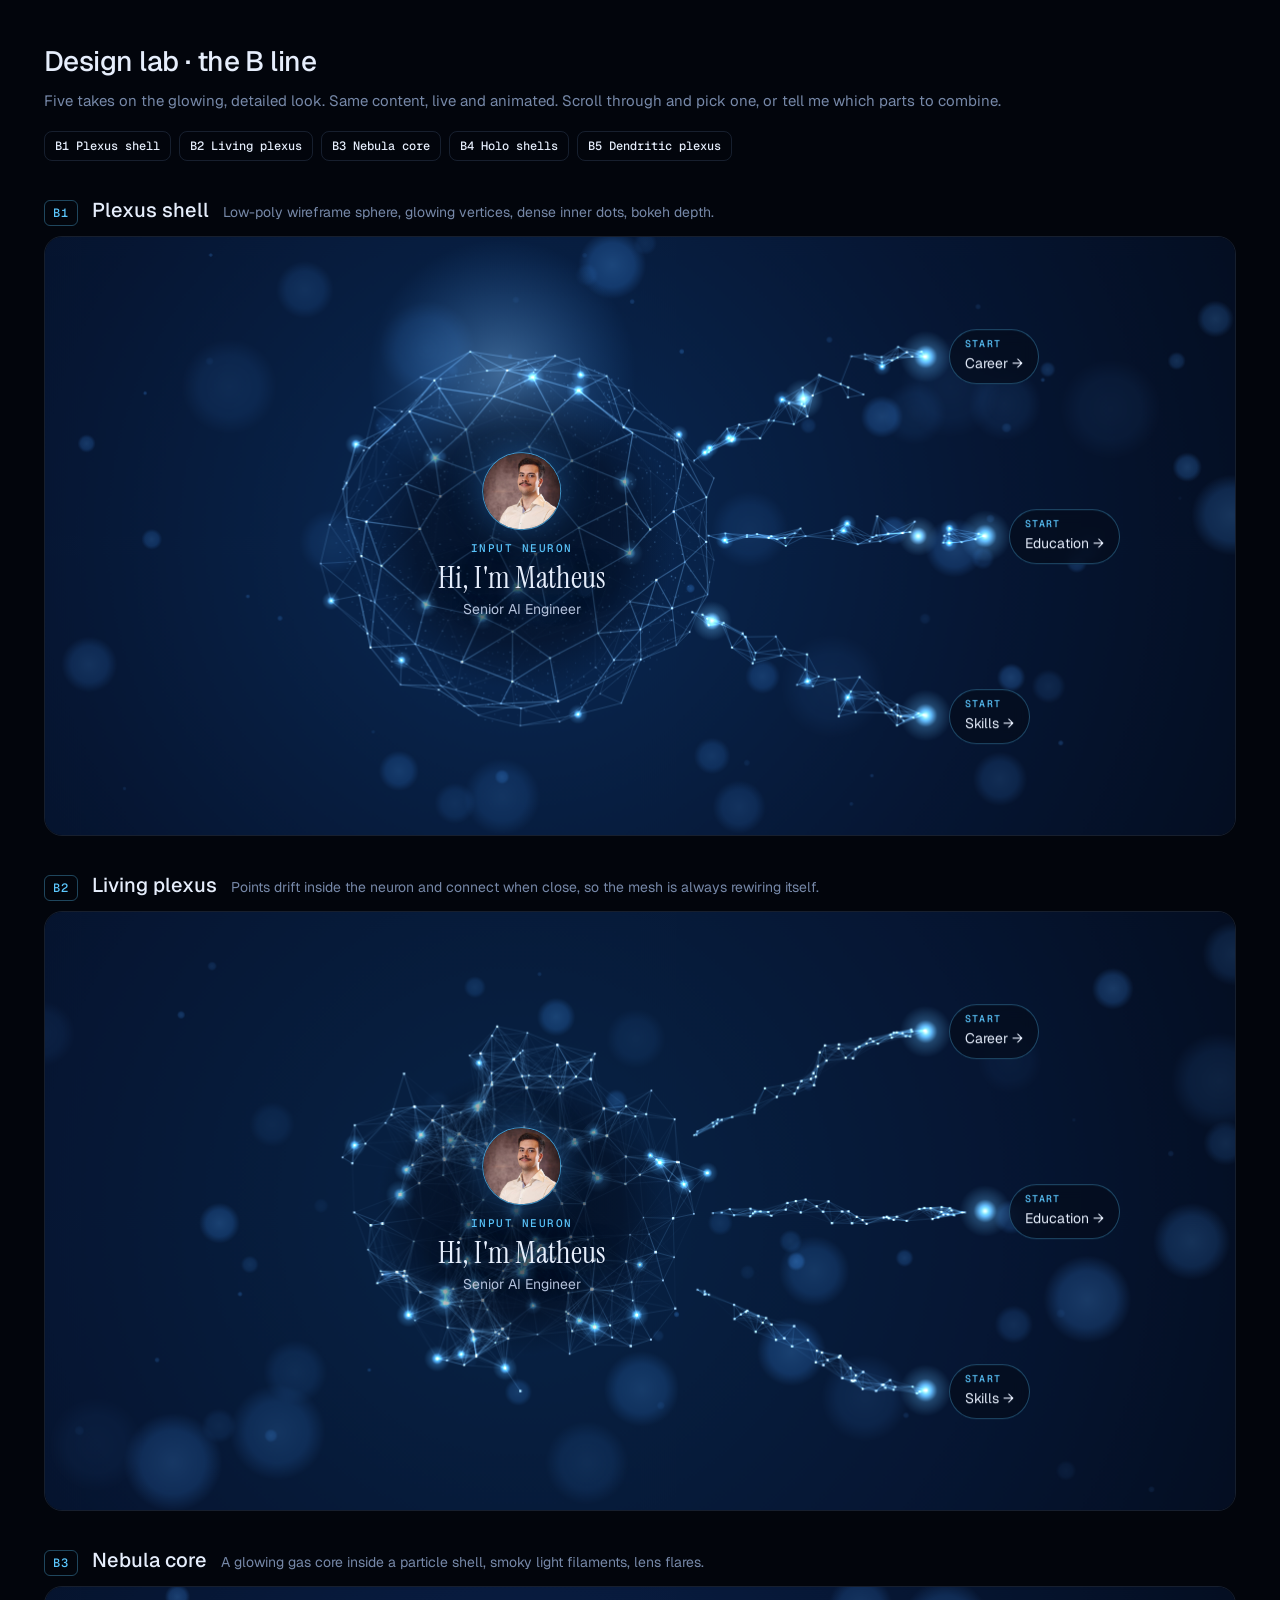
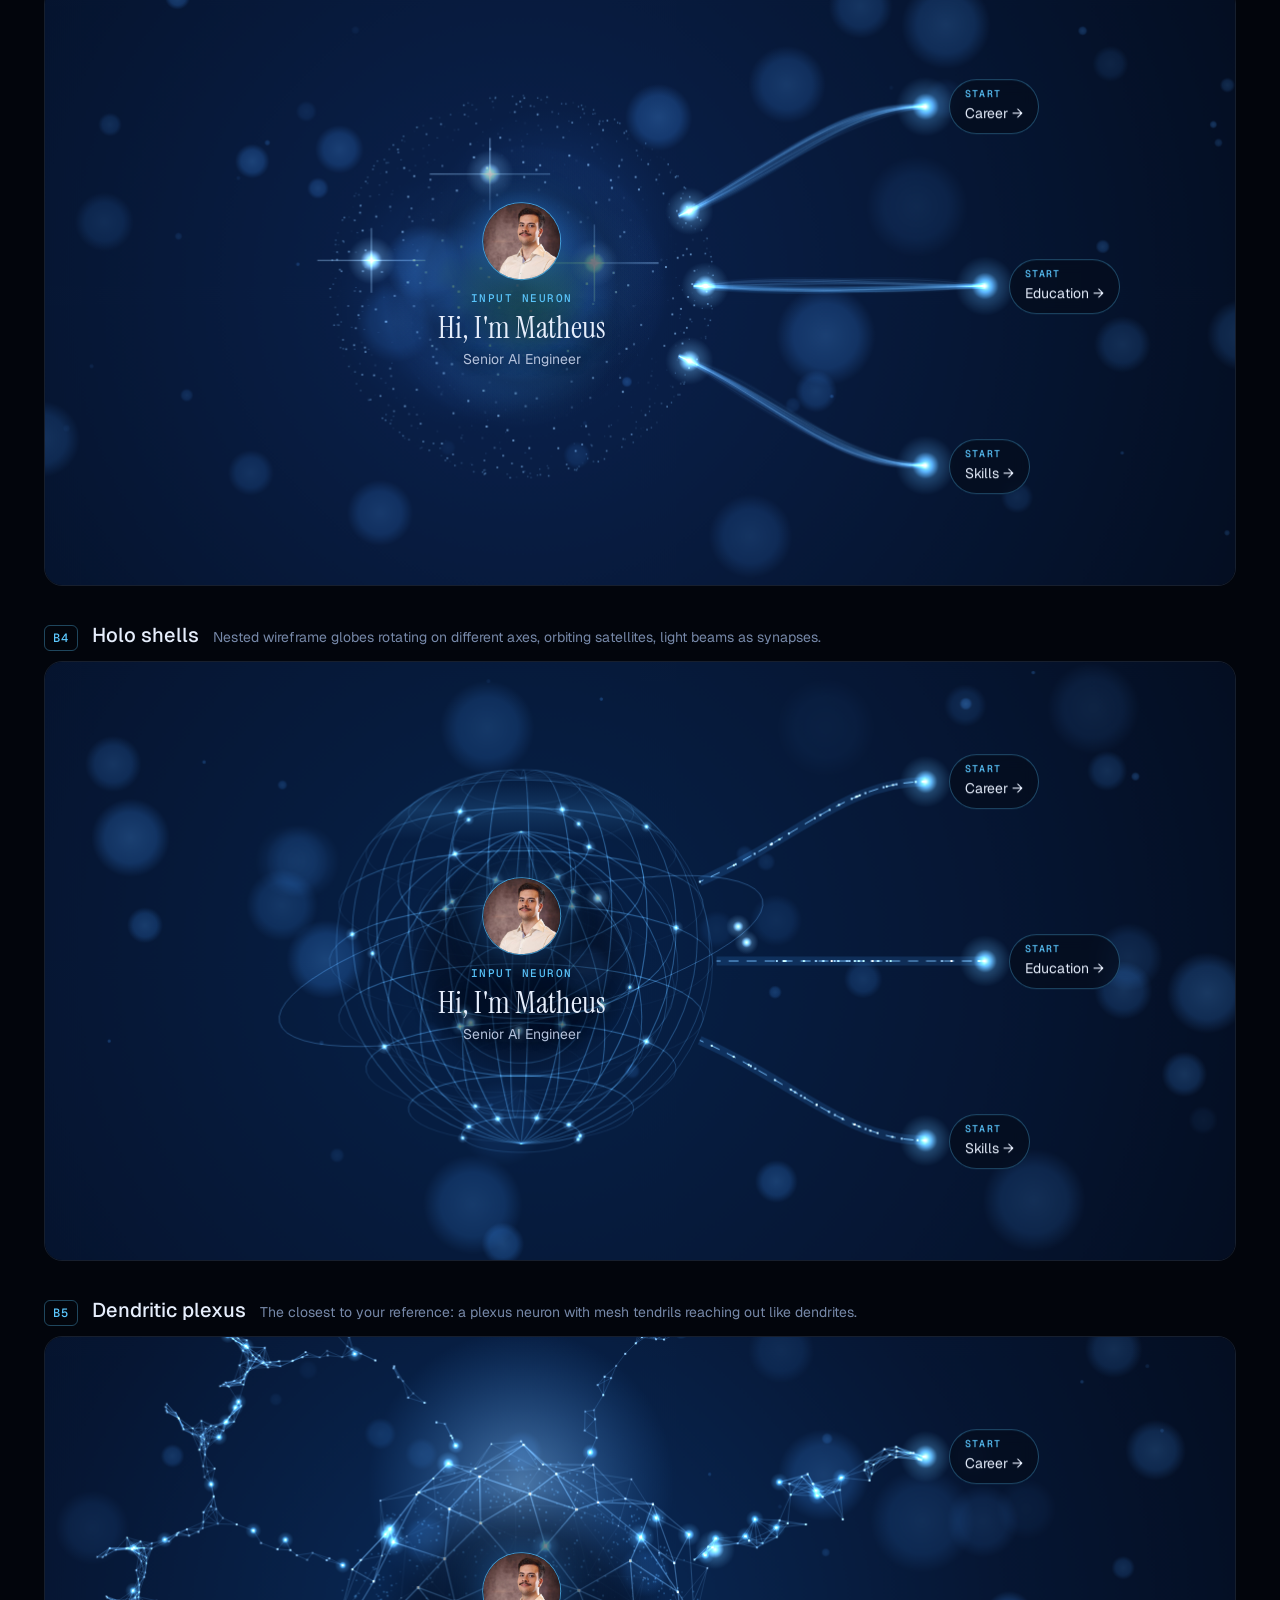
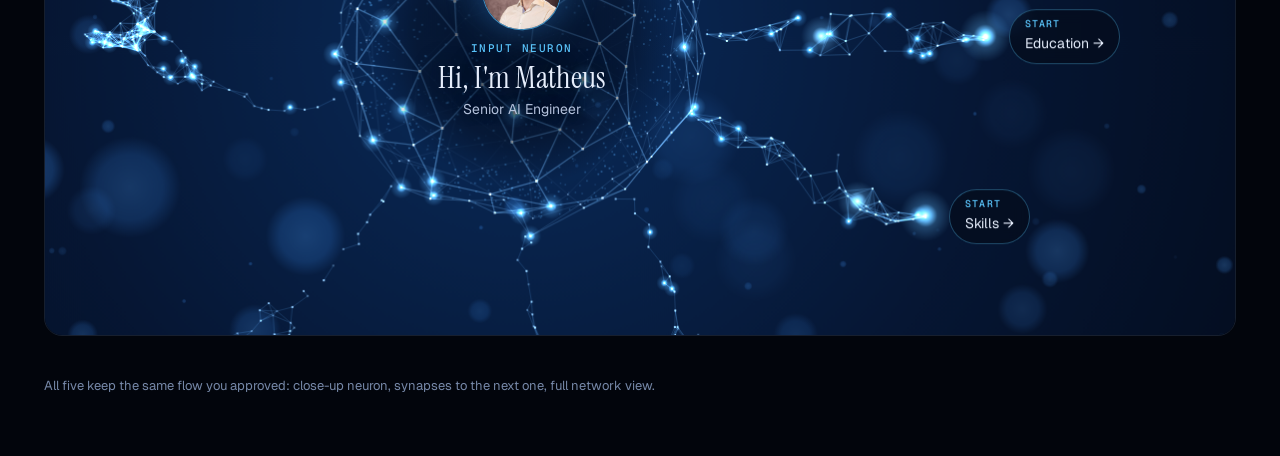
<file: lab/b-line.html>
<!doctype html>
<html lang="en">
<head>
<meta charset="utf-8" />
<meta name="viewport" content="width=device-width, initial-scale=1" />
<title>Design lab · B line</title>
<link rel="preconnect" href="https://fonts.googleapis.com" />
<link rel="preconnect" href="https://fonts.gstatic.com" crossorigin />
<link href="https://fonts.googleapis.com/css2?family=Geist:wght@300;400;500&family=Geist+Mono:wght@400;500&family=Instrument+Serif:ital@0;1&display=swap" rel="stylesheet" />
<style>
  :root { --ink: #e6eefc; --muted: #7688a8; --line: rgba(150,190,255,.14); --c: #5cc8ff; }
  * { box-sizing: border-box; }
  body { margin: 0; background: #02050c; color: var(--ink); font: 400 15px/1.55 "Geist", system-ui, sans-serif; }
  header { max-width: 1240px; margin: 0 auto; padding: 40px 24px 0; }
  header h1 { margin: 0; font-weight: 500; font-size: 28px; letter-spacing: -.02em; }
  header p { margin: 6px 0 0; color: var(--muted); }
  nav { max-width: 1240px; margin: 18px auto 0; padding: 0 24px; display: flex; gap: 8px; flex-wrap: wrap; }
  nav a { font: 500 12px/1 "Geist Mono", monospace; color: var(--ink); text-decoration: none; padding: 8px 10px; border: 1px solid var(--line); border-radius: 8px; }
  nav a:hover { border-color: var(--c); }
  .variant { max-width: 1240px; margin: 34px auto 0; padding: 0 24px; scroll-margin-top: 16px; }
  .v-head { display: flex; align-items: baseline; gap: 14px; margin-bottom: 10px; flex-wrap: wrap; }
  .v-head b { font: 500 12px/1 "Geist Mono", monospace; letter-spacing: .1em; color: var(--c); border: 1px solid #5cc8ff55; padding: 6px 8px; border-radius: 6px; }
  .v-head h2 { margin: 0; font-size: 20px; font-weight: 500; }
  .v-head span { color: var(--muted); font-size: 14px; }
  .stage { position: relative; height: 600px; border-radius: 18px; overflow: hidden; border: 1px solid var(--line); }
  .stage canvas { position: absolute; inset: 0; width: 100%; height: 100%; }
  .content { position: absolute; left: var(--cx); top: var(--cy); width: calc(var(--R) * 1.3); transform: translate(-50%, -50%); text-align: center; pointer-events: none; }
  .avatar { width: calc(var(--R) * .4); height: calc(var(--R) * .4); border-radius: 50%; object-fit: cover; display: block; margin: 0 auto 14px; box-shadow: 0 0 0 1px #5cc8ffaa, 0 0 36px #3aa0ff66; }
  .k { font: 500 11px/1 "Geist Mono", monospace; letter-spacing: .14em; text-transform: uppercase; color: var(--c); margin: 0; }
  .content h3 { margin: 8px 0 4px; font: 400 calc(var(--R) * .16)/1.05 "Instrument Serif", serif; letter-spacing: 0; text-shadow: 0 0 24px rgba(2,8,20,.9); }
  .content p.s { margin: 0; color: #b4c2dc; font-size: 14px; text-shadow: 0 0 12px rgba(2,8,20,.9); }
  .pill { position: absolute; transform: translate(0, -50%); padding: 9px 15px; border-radius: 999px; font-size: 14px; white-space: nowrap; background: rgba(4,12,28,.75); border: 1px solid #5cc8ff55; backdrop-filter: blur(8px); }
  .pill small { display: block; font: 500 10px/1 "Geist Mono", monospace; letter-spacing: .12em; text-transform: uppercase; color: var(--c); margin-bottom: 4px; }
  footer { max-width: 1240px; margin: 40px auto 60px; padding: 0 24px; color: var(--muted); font-size: 13px; }
</style>
</head>
<body>
<header>
  <h1>Design lab · the B line</h1>
  <p>Five takes on the glowing, detailed look. Same content, live and animated. Scroll through and pick one, or tell me which parts to combine.</p>
</header>
<nav><a href="#b1">B1 Plexus shell</a><a href="#b2">B2 Living plexus</a><a href="#b3">B3 Nebula core</a><a href="#b4">B4 Holo shells</a><a href="#b5">B5 Dendritic plexus</a></nav>

<section class="variant" id="b1"><div class="v-head"><b>B1</b><h2>Plexus shell</h2><span>Low-poly wireframe sphere, glowing vertices, dense inner dots, bokeh depth.</span></div><div class="stage" data-v="shell"></div></section>
<section class="variant" id="b2"><div class="v-head"><b>B2</b><h2>Living plexus</h2><span>Points drift inside the neuron and connect when close, so the mesh is always rewiring itself.</span></div><div class="stage" data-v="living"></div></section>
<section class="variant" id="b3"><div class="v-head"><b>B3</b><h2>Nebula core</h2><span>A glowing gas core inside a particle shell, smoky light filaments, lens flares.</span></div><div class="stage" data-v="nebula"></div></section>
<section class="variant" id="b4"><div class="v-head"><b>B4</b><h2>Holo shells</h2><span>Nested wireframe globes rotating on different axes, orbiting satellites, light beams as synapses.</span></div><div class="stage" data-v="holo"></div></section>
<section class="variant" id="b5"><div class="v-head"><b>B5</b><h2>Dendritic plexus</h2><span>The closest to your reference: a plexus neuron with mesh tendrils reaching out like dendrites.</span></div><div class="stage" data-v="dendritic"></div></section>

<footer>All five keep the same flow you approved: close-up neuron, synapses to the next one, full network view.</footer>

<script>
(() => {
  const TAU = Math.PI * 2;
  const rng = (seed) => () => ((seed = (seed * 16807) % 2147483647) / 2147483647);
  const bez = (p, t) => { const u = 1 - t, a = u*u*u, b = 3*u*u*t, c = 3*u*t*t, d = t*t*t; return [a*p[0]+b*p[2]+c*p[4]+d*p[6], a*p[1]+b*p[3]+c*p[5]+d*p[7]]; };
  const G = {};
  const glow = (rgb) => {
    if (G[rgb]) return G[rgb];
    const s = document.createElement("canvas"); s.width = s.height = 64;
    const g = s.getContext("2d"), r = g.createRadialGradient(32, 32, 0, 32, 32, 32);
    r.addColorStop(0, "rgba(255,255,255,1)"); r.addColorStop(.15, `rgba(${rgb},.95)`); r.addColorStop(.45, `rgba(${rgb},.22)`); r.addColorStop(1, `rgba(${rgb},0)`);
    g.fillStyle = r; g.fillRect(0, 0, 64, 64); return (G[rgb] = s);
  };
  const disc = (() => { const s = document.createElement("canvas"); s.width = s.height = 128; const g = s.getContext("2d"), r = g.createRadialGradient(64, 64, 0, 64, 64, 64);
    r.addColorStop(0, "rgba(90,175,255,1)"); r.addColorStop(.65, "rgba(70,160,255,.75)"); r.addColorStop(1, "rgba(70,160,255,0)"); g.fillStyle = r; g.fillRect(0, 0, 128, 128); return s; })();
  const fib = (n, rnd, jit = 0) => Array.from({ length: n }, (_, i) => { const y = 1 - (i / (n - 1)) * 2, r = Math.sqrt(1 - y * y), th = i * 2.399963 + rnd() * jit; return [Math.cos(th) * r, y, Math.sin(th) * r, rnd()]; });
  const rotator = (ry, rx) => { const c1 = Math.cos(ry), s1 = Math.sin(ry), c2 = Math.cos(rx), s2 = Math.sin(rx);
    return (q) => { const x1 = q[0] * c1 + q[2] * s1, z1 = -q[0] * s1 + q[2] * c1; return [x1, q[1] * c2 - z1 * s2, q[1] * s2 + z1 * c2]; }; };
  const neighbours = (pts, k) => { const e = new Set(), out = [];
    pts.forEach((p, i) => pts.map((q, j) => [j, (q[0]-p[0])**2 + (q[1]-p[1])**2 + (q[2]-p[2])**2]).sort((a, b) => a[1] - b[1]).slice(1, k + 1)
      .forEach(([j]) => { const key = i < j ? i + "," + j : j + "," + i; if (!e.has(key)) { e.add(key); out.push([i, j]); } })); return out; };

  // shared background: deep blue gradient + bokeh lights at several depths
  function makeBokeh(S, n = 70, seed = 3) { const rnd = rng(seed); S.bokeh = Array.from({ length: n }, () => ({ x: rnd() * S.w, y: rnd() * S.h, r: 2 + Math.pow(rnd(), 2.3) * 50, a: .04 + rnd() * .2, z: .2 + rnd(), ph: rnd() * TAU })); }
  function background(S, c0 = "#0a2a55") {
    const { ctx, w, h, cx, cy, t } = S;
    const bg = ctx.createRadialGradient(cx, cy, 0, cx, cy, Math.max(w, h) * .9);
    bg.addColorStop(0, c0); bg.addColorStop(.45, "#061633"); bg.addColorStop(1, "#020610");
    ctx.fillStyle = bg; ctx.fillRect(0, 0, w, h);
    ctx.globalCompositeOperation = "lighter";
    for (const b of S.bokeh) {
      const x = b.x + Math.sin(t * .1 * b.z + b.ph) * 16 * b.z, y = b.y + Math.cos(t * .08 * b.z + b.ph) * 12 * b.z;
      ctx.globalAlpha = b.a; ctx.drawImage(disc, x - b.r, y - b.r, b.r * 2, b.r * 2);
    }
    ctx.globalAlpha = 1; ctx.globalCompositeOperation = "source-over";
  }
  function veil(S, k = .8) {
    const { ctx, cx, cy, R } = S, v = ctx.createRadialGradient(cx, cy, 0, cx, cy, R * k);
    v.addColorStop(0, "rgba(3,10,26,.78)"); v.addColorStop(.7, "rgba(3,10,26,.5)"); v.addColorStop(1, "rgba(3,10,26,0)");
    ctx.fillStyle = v; ctx.beginPath(); ctx.arc(cx, cy, R * k, 0, TAU); ctx.fill();
  }
  const axonPath = (S, t, k = .98) => { const a = Math.atan2(t.y - S.cy, t.x - S.cx), x0 = S.cx + Math.cos(a) * S.R * k, y0 = S.cy + Math.sin(a) * S.R * k;
    return [x0, y0, x0 + Math.cos(a) * S.R * .55, y0 + Math.sin(a) * S.R * .55, t.x - (t.x - x0) * .35, t.y, t.x, t.y]; };
  function plexusStrand(S, p, rnd, density = 26, spreadK = .1) {
    const nodes = [];
    for (let i = 0; i <= density; i++) {
      const u = i / density, [x, y] = bez(p, u), sp = Math.sin(Math.PI * u) * S.R * spreadK + 2;
      nodes.push([x + (rnd() - .5) * sp * 2, y + (rnd() - .5) * sp * 2, rnd()]);
      if (i % 2 && i < density) { const [x2, y2] = bez(p, u + .5 / density); nodes.push([x2 + (rnd() - .5) * sp * 2.4, y2 + (rnd() - .5) * sp * 2.4, rnd()]); }
    }
    const links = []; nodes.forEach((q, i) => nodes.forEach((o, j) => { if (j > i && Math.hypot(q[0] - o[0], q[1] - o[1]) < S.R * .16) links.push([i, j]); }));
    return { p, nodes, links };
  }
  function drawStrand(S, s, i) {
    const { ctx, t, h } = S;
    ctx.lineWidth = .8; ctx.strokeStyle = "rgba(120,200,255,.22)";
    ctx.beginPath(); for (const [a, b] of s.links) { ctx.moveTo(s.nodes[a][0], s.nodes[a][1]); ctx.lineTo(s.nodes[b][0], s.nodes[b][1]); } ctx.stroke();
    for (const [x, y, k] of s.nodes) {
      const tw = .5 + .5 * Math.sin(t * 2.2 + k * 30);
      ctx.fillStyle = `rgba(190,235,255,${.35 + .5 * tw})`; ctx.fillRect(x - 1, y - 1, 2, 2);
      if (k > .82) ctx.drawImage(glow("90,190,255"), x - 9, y - 9, 18, 18);
    }
    const [px, py] = bez(s.p, (t * .32 + i * .31) % 1);
    ctx.drawImage(glow("140,220,255"), px - 20, py - 20, 40, 40);
    ctx.drawImage(glow("120,210,255"), s.p[6] - 26, s.p[7] - 26, 52, 52);
  }

  // ───────── B1 · Plexus shell ─────────
  const shell = {
    init(S) {
      const rnd = rng(23); makeBokeh(S);
      S.v = fib(170, rnd, .25).map(([x, y, z, k]) => { const m = .9 + rnd() * .16; return [x * m, y * m * .96, z * m, k]; });
      S.e = neighbours(S.v, 4);
      S.dots = Array.from({ length: 1800 }, (_, i) => { const u = rnd() * TAU, v = Math.acos(2 * rnd() - 1), d = i < 1100 ? .82 + rnd() * .16 : Math.cbrt(rnd()) * .8; return [Math.sin(v) * Math.cos(u) * d, Math.cos(v) * d, Math.sin(v) * Math.sin(u) * d, rnd()]; });
      S.strands = S.targets.map((t) => plexusStrand(S, axonPath(S, t), rnd));
    },
    draw(S) {
      const { ctx, cx, cy, R, t } = S;
      background(S);
      ctx.globalCompositeOperation = "lighter";
      S.strands.forEach((s, i) => drawStrand(S, s, i));
      const rot = rotator(t * .12, .25 + Math.sin(t * .15) * .08);
      const P = (q) => { const [x, y, z] = rot(q); return [cx + x * R, cy + y * R, (z + 1) / 2]; };
      for (const q of S.dots) { const [x, y, d] = P(q), tw = .6 + .4 * Math.sin(t * 2.5 + q[3] * 50); ctx.fillStyle = `rgba(${90 + d * 80},${180 + d * 50},255,${(.06 + .3 * d) * tw})`; const s = .6 + d * 1.1; ctx.fillRect(x, y, s, s); }
      const pv = S.v.map(P);
      for (const [i, j] of S.e) { const a = pv[i], b = pv[j], d = (a[2] + b[2]) / 2; ctx.strokeStyle = `rgba(150,215,255,${.05 + .42 * d * d})`; ctx.lineWidth = .6 + d * .7; ctx.beginPath(); ctx.moveTo(a[0], a[1]); ctx.lineTo(b[0], b[1]); ctx.stroke(); }
      pv.forEach(([x, y, d], i) => { const k = S.v[i][3], tw = .55 + .45 * Math.sin(t * 1.8 + k * 40); ctx.fillStyle = `rgba(220,245,255,${(.2 + .8 * d) * tw})`; const s = 1 + d * 1.6; ctx.fillRect(x - s / 2, y - s / 2, s, s); if (k > .8 && d > .45) { const g = 10 + d * 18; ctx.drawImage(glow("110,200,255"), x - g / 2, y - g / 2, g, g); } });
      const fl = ctx.createRadialGradient(cx - R * .1, cy - R * .85, 0, cx - R * .1, cy - R * .85, R * .7);
      fl.addColorStop(0, "rgba(180,230,255,.3)"); fl.addColorStop(1, "rgba(80,170,255,0)"); ctx.fillStyle = fl; ctx.beginPath(); ctx.arc(cx - R * .1, cy - R * .85, R * .7, 0, TAU); ctx.fill();
      ctx.globalCompositeOperation = "source-over";
      veil(S);
    },
  };

  // ───────── B2 · Living plexus ─────────
  const living = {
    init(S) {
      const rnd = rng(41); makeBokeh(S, 60, 9);
      S.pts = Array.from({ length: 230 }, () => { const u = rnd() * TAU, v = Math.acos(2 * rnd() - 1), d = Math.pow(rnd(), .35); return { p: [Math.sin(v) * Math.cos(u) * d, Math.cos(v) * d, Math.sin(v) * Math.sin(u) * d], v: [(rnd() - .5) * .08, (rnd() - .5) * .08, (rnd() - .5) * .08], k: rnd() }; });
      S.flows = S.targets.map((t) => ({ p: axonPath(S, t), parts: Array.from({ length: 46 }, () => ({ u: rnd(), o: [(rnd() - .5), (rnd() - .5)], s: .05 + rnd() * .06 })) }));
    },
    draw(S) {
      const { ctx, cx, cy, R, t, dt } = S;
      background(S, "#082447");
      for (const q of S.pts) {
        for (let i = 0; i < 3; i++) q.p[i] += q.v[i] * dt;
        const L = Math.hypot(...q.p); if (L > 1) { q.p = q.p.map((x) => x / L); const dot = q.v[0] * q.p[0] + q.v[1] * q.p[1] + q.v[2] * q.p[2]; q.v = q.v.map((x, i) => x - 2 * dot * q.p[i]); }
      }
      const rot = rotator(t * .1, .3);
      const P = S.pts.map((q) => { const [x, y, z] = rot(q.p); return [cx + x * R, cy + y * R, (z + 1) / 2, q.k]; });
      ctx.globalCompositeOperation = "lighter";
      // synapse flows: moving points that also link up
      for (const f of S.flows) {
        const pts = f.parts.map((q) => { q.u = (q.u + q.s * dt) % 1; const [x, y] = bez(f.p, q.u), sp = Math.sin(Math.PI * q.u) * R * .12 + 3; return [x + q.o[0] * sp, y + q.o[1] * sp, q.u]; });
        for (let i = 0; i < pts.length; i++) for (let j = i + 1; j < pts.length; j++) {
          const d = Math.hypot(pts[i][0] - pts[j][0], pts[i][1] - pts[j][1]); if (d > R * .2) continue;
          ctx.strokeStyle = `rgba(120,205,255,${.3 * (1 - d / (R * .2))})`; ctx.lineWidth = .7; ctx.beginPath(); ctx.moveTo(pts[i][0], pts[i][1]); ctx.lineTo(pts[j][0], pts[j][1]); ctx.stroke();
        }
        for (const [x, y, u] of pts) { ctx.fillStyle = `rgba(200,240,255,${.4 + .5 * Math.sin(Math.PI * u)})`; ctx.fillRect(x - 1, y - 1, 2.2, 2.2); }
        ctx.drawImage(glow("120,210,255"), f.p[6] - 26, f.p[7] - 26, 52, 52);
      }
      const lim = R * .3;
      for (let i = 0; i < P.length; i++) for (let j = i + 1; j < P.length; j++) {
        const a = P[i], b = P[j], dx = a[0] - b[0], dy = a[1] - b[1]; if (Math.abs(dx) > lim || Math.abs(dy) > lim) continue;
        const d = Math.hypot(dx, dy); if (d > lim) continue;
        const depth = (a[2] + b[2]) / 2; ctx.strokeStyle = `rgba(140,210,255,${(1 - d / lim) * (.08 + .4 * depth)})`; ctx.lineWidth = .5 + depth * .6;
        ctx.beginPath(); ctx.moveTo(a[0], a[1]); ctx.lineTo(b[0], b[1]); ctx.stroke();
      }
      for (const [x, y, d, k] of P) { const s = 1 + d * 2; ctx.fillStyle = `rgba(215,245,255,${.25 + .75 * d})`; ctx.fillRect(x - s / 2, y - s / 2, s, s); if (k > .85) { const g = 12 + d * 20; ctx.drawImage(glow("100,195,255"), x - g / 2, y - g / 2, g, g); } }
      ctx.globalCompositeOperation = "source-over";
      veil(S, .75);
    },
  };

  // ───────── B3 · Nebula core ─────────
  const nebula = {
    init(S) {
      const rnd = rng(77); makeBokeh(S, 50, 21);
      S.shell = fib(900, rnd, .4);
      S.clouds = Array.from({ length: 14 }, () => ({ a: rnd() * TAU, d: rnd() * .45, r: .35 + rnd() * .4, s: (rnd() - .5) * .3, c: rnd() < .5 ? "60,140,255" : "70,210,255", al: .08 + rnd() * .1 }));
      S.flares = [0, 1, 2].map(() => rnd() * 900 | 0);
      S.smoke = S.targets.map((t) => ({ p: axonPath(S, t, .9), offs: Array.from({ length: 14 }, () => [(rnd() - .5) * 2, rnd() * TAU, .3 + rnd() * .7]) }));
    },
    draw(S) {
      const { ctx, cx, cy, R, t } = S;
      background(S, "#0b2350");
      ctx.globalCompositeOperation = "lighter";
      // smoky filaments: many offset translucent strands
      for (const s of S.smoke) {
        for (const [o, ph, w] of s.offs) {
          const p = s.p.slice(), wob = Math.sin(t * .7 + ph) * R * .05 * o;
          p[3] += wob + o * R * .05; p[5] -= wob - o * R * .04;
          ctx.beginPath(); ctx.moveTo(p[0], p[1]); ctx.bezierCurveTo(p[2], p[3], p[4], p[5], p[6], p[7]);
          ctx.strokeStyle = `rgba(80,180,255,${.05 * w})`; ctx.lineWidth = 6 * w; ctx.stroke();
          ctx.strokeStyle = `rgba(170,230,255,${.12 * w})`; ctx.lineWidth = .8; ctx.stroke();
        }
        const [px, py] = bez(s.p, (t * .25) % 1); ctx.drawImage(glow("150,225,255"), px - 24, py - 24, 48, 48);
        ctx.drawImage(glow("110,200,255"), s.p[6] - 30, s.p[7] - 30, 60, 60);
      }
      // gas core
      for (const c of S.clouds) {
        const a = c.a + t * c.s, x = cx + Math.cos(a) * c.d * R, y = cy + Math.sin(a) * c.d * R * .8, r = c.r * R;
        const g = ctx.createRadialGradient(x, y, 0, x, y, r); g.addColorStop(0, `rgba(${c.c},${c.al})`); g.addColorStop(1, `rgba(${c.c},0)`);
        ctx.fillStyle = g; ctx.beginPath(); ctx.arc(x, y, r, 0, TAU); ctx.fill();
      }
      // particle shell
      const rot = rotator(t * .09, .35);
      S.shell.forEach((q, i) => {
        const [x, y, z] = rot(q), d = (z + 1) / 2, px = cx + x * R, py = cy + y * R, tw = .5 + .5 * Math.sin(t * 2 + q[3] * 60);
        ctx.fillStyle = `rgba(${120 + d * 80},${200 + d * 40},255,${(.08 + .55 * d) * tw})`; const s = .7 + d * 1.5; ctx.fillRect(px, py, s, s);
        if (S.flares.includes(i) && d > .5) { // lens flare
          const L = R * .35 * d; ctx.drawImage(glow("170,230,255"), px - 24, py - 24, 48, 48);
          ctx.strokeStyle = `rgba(200,240,255,${.5 * d})`; ctx.lineWidth = 1;
          ctx.beginPath(); ctx.moveTo(px - L, py); ctx.lineTo(px + L, py); ctx.moveTo(px, py - L * .6); ctx.lineTo(px, py + L * .6); ctx.stroke();
        }
      });
      ctx.globalCompositeOperation = "source-over";
      veil(S, .72);
    },
  };

  // ───────── B4 · Holo shells ─────────
  const holo = {
    init(S) {
      const rnd = rng(5); makeBokeh(S, 45, 31);
      S.sats = Array.from({ length: 5 }, () => ({ r: 1.18 + rnd() * .18, s: .3 + rnd() * .4, ph: rnd() * TAU, tilt: (rnd() - .5) * 1.2 }));
      S.beams = S.targets.map((t) => ({ p: axonPath(S, t, 1.02), parts: Array.from({ length: 24 }, () => rnd()) }));
    },
    draw(S) {
      const { ctx, cx, cy, R, t } = S;
      background(S, "#07224a");
      ctx.globalCompositeOperation = "lighter";
      for (const b of S.beams) {
        ctx.beginPath(); ctx.moveTo(b.p[0], b.p[1]); ctx.bezierCurveTo(b.p[2], b.p[3], b.p[4], b.p[5], b.p[6], b.p[7]);
        ctx.strokeStyle = "rgba(70,170,255,.12)"; ctx.lineWidth = 9; ctx.stroke();
        ctx.strokeStyle = "rgba(160,225,255,.6)"; ctx.lineWidth = 1; ctx.setLineDash([10, 8]); ctx.lineDashOffset = -t * 40; ctx.stroke(); ctx.setLineDash([]);
        b.parts.forEach((k) => { const [x, y] = bez(b.p, (k + t * .15) % 1); ctx.fillStyle = "rgba(200,240,255,.7)"; ctx.fillRect(x - 1, y - 1, 2, 2); });
        ctx.drawImage(glow("120,210,255"), b.p[6] - 26, b.p[7] - 26, 52, 52);
      }
      // three nested globes, each a lat/long wireframe on its own axis
      const shells = [[1, t * .15, .3, 10, 14], [.82, -t * .22, -.6, 7, 10], [.6, t * .35, 1.1, 5, 8]];
      for (const [scale, ry, rx, lats, longs] of shells) {
        const rot = rotator(ry, rx);
        const line = (pts) => { for (let i = 1; i < pts.length; i++) { const a = rot(pts[i - 1]), b = rot(pts[i]), d = ((a[2] + b[2]) / 2 + 1) / 2;
          ctx.strokeStyle = `rgba(110,200,255,${.04 + .38 * d * d})`; ctx.lineWidth = .6 + d * .6; ctx.beginPath(); ctx.moveTo(cx + a[0] * R * scale, cy + a[1] * R * scale); ctx.lineTo(cx + b[0] * R * scale, cy + b[1] * R * scale); ctx.stroke(); } };
        for (let i = 1; i < lats; i++) { const phi = -Math.PI / 2 + (i / lats) * Math.PI, y = Math.sin(phi), r = Math.cos(phi); line(Array.from({ length: 49 }, (_, k) => [Math.cos(k / 48 * TAU) * r, y, Math.sin(k / 48 * TAU) * r])); }
        for (let j = 0; j < longs; j++) { const th = (j / longs) * Math.PI; line(Array.from({ length: 33 }, (_, k) => { const phi = -Math.PI / 2 + k / 32 * Math.PI; return [Math.cos(phi) * Math.cos(th), Math.sin(phi), Math.cos(phi) * Math.sin(th)]; })); }
        // glowing intersections on the front
        for (let i = 1; i < lats; i += 2) for (let j = 0; j < longs * 2; j += 3) {
          const phi = -Math.PI / 2 + (i / lats) * Math.PI, th = (j / (longs * 2)) * TAU;
          const [x, y, z] = rot([Math.cos(phi) * Math.cos(th), Math.sin(phi), Math.cos(phi) * Math.sin(th)]); if (z < .2) continue;
          const g = 8 + z * 12; ctx.drawImage(glow("130,210,255"), cx + x * R * scale - g / 2, cy + y * R * scale - g / 2, g, g);
        }
      }
      // orbit ring and satellites
      ctx.strokeStyle = "rgba(120,200,255,.25)"; ctx.lineWidth = 1;
      ctx.beginPath(); ctx.ellipse(cx, cy, R * 1.3, R * .32, -.25, 0, TAU); ctx.stroke();
      for (const s of S.sats) { const a = s.ph + t * s.s, x = cx + Math.cos(a) * R * s.r, y = cy + Math.sin(a) * R * s.r * .28 + Math.cos(a) * R * s.tilt * .2;
        ctx.drawImage(glow("160,225,255"), x - 12, y - 12, 24, 24); }
      // scanline sweep
      const sy = cy - R + ((t * .35) % 1) * R * 2, sg = ctx.createLinearGradient(0, sy - 30, 0, sy + 30);
      sg.addColorStop(0, "rgba(100,200,255,0)"); sg.addColorStop(.5, "rgba(100,200,255,.12)"); sg.addColorStop(1, "rgba(100,200,255,0)");
      ctx.save(); ctx.beginPath(); ctx.arc(cx, cy, R, 0, TAU); ctx.clip(); ctx.fillStyle = sg; ctx.fillRect(cx - R, sy - 30, R * 2, 60); ctx.restore();
      ctx.globalCompositeOperation = "source-over";
      veil(S, .62);
    },
  };

  // ───────── B5 · Dendritic plexus ─────────
  const dendritic = {
    init(S) {
      const rnd = rng(91); makeBokeh(S, 80, 13);
      S.v = fib(150, rnd, .3).map(([x, y, z, k]) => { const m = .88 + rnd() * .18; return [x * m, y * m, z * m, k]; });
      S.e = neighbours(S.v, 4);
      S.dots = Array.from({ length: 1200 }, () => { const u = rnd() * TAU, v = Math.acos(2 * rnd() - 1), d = .75 + rnd() * .22; return [Math.sin(v) * Math.cos(u) * d, Math.cos(v) * d, Math.sin(v) * Math.sin(u) * d, rnd()]; });
      // tendrils: branching chains of mesh nodes on the free side of the neuron
      const { cx, cy, R } = S, ax = S.targets.map((t) => Math.atan2(t.y - cy, t.x - cx));
      S.tnodes = []; S.tlinks = [];
      const grow = (x, y, a, len, depth) => {
        let px = x, py = y; const start = S.tnodes.length;
        for (let i = 0; i < 9; i++) { a += (rnd() - .5) * .5; px += Math.cos(a) * len / 9; py += Math.sin(a) * len / 9;
          const sp = (1 - i / 9) * R * .05 + 2; S.tnodes.push([px + (rnd() - .5) * sp, py + (rnd() - .5) * sp, rnd(), depth]);
          if (rnd() < .6) S.tnodes.push([px + (rnd() - .5) * sp * 2.5, py + (rnd() - .5) * sp * 2.5, rnd(), depth]); }
        if (depth < 2) for (const d of [-1, 1]) grow(px, py, a + d * (.45 + rnd() * .4), len * .6, depth + 1);
      };
      for (let i = 0; i < 9; i++) { const a = (i / 9) * TAU + rnd() * .3; if (ax.some((b) => Math.abs(Math.atan2(Math.sin(a - b), Math.cos(a - b))) < .4)) continue; grow(cx + Math.cos(a) * R * .95, cy + Math.sin(a) * R * .95, a, R * (.6 + rnd() * .35), 0); }
      S.tnodes.forEach((q, i) => S.tnodes.forEach((o, j) => { if (j > i && Math.hypot(q[0] - o[0], q[1] - o[1]) < R * .1) S.tlinks.push([i, j]); }));
      S.strands = S.targets.map((t) => plexusStrand(S, axonPath(S, t), rnd, 30, .12));
    },
    draw(S) {
      const { ctx, cx, cy, R, t } = S;
      background(S, "#0a2c5c");
      ctx.globalCompositeOperation = "lighter";
      const sway = Math.sin(t * .6) * 1.5;
      ctx.lineWidth = .7; ctx.strokeStyle = "rgba(120,200,255,.2)";
      ctx.beginPath(); for (const [i, j] of S.tlinks) { const a = S.tnodes[i], b = S.tnodes[j]; ctx.moveTo(a[0] + sway * a[3], a[1]); ctx.lineTo(b[0] + sway * b[3], b[1]); } ctx.stroke();
      for (const [x, y, k, d] of S.tnodes) { const tw = .5 + .5 * Math.sin(t * 2 + k * 40); ctx.fillStyle = `rgba(190,235,255,${(.25 + .5 * tw) * (1 - d * .25)})`; ctx.fillRect(x + sway * d - 1, y - 1, 2, 2); if (k > .9) ctx.drawImage(glow("100,195,255"), x + sway * d - 8, y - 8, 16, 16); }
      S.strands.forEach((s, i) => drawStrand(S, s, i));
      const rot = rotator(t * .1, .2 + Math.sin(t * .13) * .1);
      const P = (q) => { const [x, y, z] = rot(q); return [cx + x * R, cy + y * R, (z + 1) / 2]; };
      for (const q of S.dots) { const [x, y, d] = P(q); ctx.fillStyle = `rgba(110,200,255,${.05 + .3 * d})`; ctx.fillRect(x, y, 1 + d, 1 + d); }
      const pv = S.v.map(P);
      for (const [i, j] of S.e) { const a = pv[i], b = pv[j], d = (a[2] + b[2]) / 2; ctx.strokeStyle = `rgba(150,215,255,${.05 + .45 * d * d})`; ctx.lineWidth = .6 + d * .8; ctx.beginPath(); ctx.moveTo(a[0], a[1]); ctx.lineTo(b[0], b[1]); ctx.stroke(); }
      pv.forEach(([x, y, d], i) => { const k = S.v[i][3]; ctx.fillStyle = `rgba(225,247,255,${.2 + .8 * d})`; const s = 1 + d * 1.8; ctx.fillRect(x - s / 2, y - s / 2, s, s); if (k > .75 && d > .4) { const g = 12 + d * 20; ctx.drawImage(glow("110,200,255"), x - g / 2, y - g / 2, g, g); } });
      const fl = ctx.createRadialGradient(cx, cy - R * .8, 0, cx, cy - R * .8, R * .8);
      fl.addColorStop(0, "rgba(190,235,255,.35)"); fl.addColorStop(1, "rgba(80,170,255,0)"); ctx.fillStyle = fl; ctx.beginPath(); ctx.arc(cx, cy - R * .8, R * .8, 0, TAU); ctx.fill();
      ctx.globalCompositeOperation = "source-over";
      veil(S, .78);
    },
  };

  const V = { shell, living, nebula, holo, dendritic };
  document.querySelectorAll(".stage").forEach((stage) => {
    const v = V[stage.dataset.v];
    const canvas = document.createElement("canvas"); stage.appendChild(canvas);
    const box = document.createElement("div"); box.className = "content";
    box.innerHTML = `<img class="avatar" src="../assets/photos/portrait.jpg" alt=""><p class="k">Input neuron</p><h3>Hi, I'm Matheus</h3><p class="s">Senior AI Engineer</p>`;
    stage.appendChild(box);
    const S = { ctx: canvas.getContext("2d"), t: 0, dt: 0 };
    const labels = [["Start", "Career →"], ["Start", "Education →"], ["Start", "Skills →"]];
    let visible = false;
    new IntersectionObserver(([e]) => (visible = e.isIntersecting)).observe(stage);
    function size() {
      const r = stage.getBoundingClientRect(), dpr = Math.min(devicePixelRatio || 1, 2);
      S.w = r.width; S.h = r.height; canvas.width = S.w * dpr; canvas.height = S.h * dpr; S.ctx.setTransform(dpr, 0, 0, dpr, 0, 0);
      S.cx = S.w * .4; S.cy = S.h * .5; S.R = Math.min(S.h * .32, S.w * .2);
      S.targets = [[.74, .2], [.79, .5], [.74, .8]].map(([x, y]) => ({ x: S.w * x, y: S.h * y }));
      stage.style.setProperty("--cx", S.cx + "px"); stage.style.setProperty("--cy", S.cy + "px"); stage.style.setProperty("--R", S.R + "px");
      stage.querySelectorAll(".pill").forEach((p) => p.remove());
      S.targets.forEach((tg, i) => { const p = document.createElement("div"); p.className = "pill"; p.style.left = tg.x + 22 + "px"; p.style.top = tg.y + "px"; p.innerHTML = `<small>${labels[i][0]}</small>${labels[i][1]}`; stage.appendChild(p); });
      v.init(S);
    }
    size(); new ResizeObserver(size).observe(stage);
    let last = performance.now();
    (function loop(now) { S.dt = Math.min(.05, (now - last) / 1000); last = now; if (visible) { S.t += S.dt; v.draw(S); } requestAnimationFrame(loop); })(last);
  });
})();
</script>
</body>
</html>
</file>
<file: css/styles.css>
:root {
  --bg: #040814;
  --ink: #e6eefc;
  --ink-2: #b4c2dc;
  --muted: #7688a8;
  --faint: #26324a;
  --line: rgba(150, 190, 255, 0.12);
  --tc: #4da3ff; /* current track colour, set from JS */
  --D: 640px;    /* close-up neuron width, set from JS */
  --DH: 640px;   /* close-up neuron height, set from JS */
  --sans: "Geist", ui-sans-serif, system-ui, -apple-system, "Segoe UI", sans-serif;
  --mono: "Geist Mono", ui-monospace, "SFMono-Regular", Consolas, monospace;
  --ease: cubic-bezier(.2, .8, .2, 1);
}

* { box-sizing: border-box; }
html, body { height: 100%; }
body {
  margin: 0; overflow: hidden;
  background: var(--bg); color: var(--ink);
  font: 400 15px/1.55 var(--sans);
  -webkit-font-smoothing: antialiased;
  overscroll-behavior: none;
}
.mono { font-family: var(--mono); }
a { color: inherit; }
button { font: inherit; color: inherit; }
:focus-visible { outline: 2px solid var(--tc); outline-offset: 3px; border-radius: 8px; }

#sky { position: fixed; inset: 0; width: 100%; height: 100%; display: block; }

/* ───────── HUD ───────── */
.hud-top {
  position: fixed; inset: 0 0 auto 0; z-index: 30;
  display: flex; justify-content: space-between; align-items: center; gap: 12px;
  padding: 18px clamp(16px, 3vw, 36px);
  pointer-events: none;
}
.hud-top > * { pointer-events: auto; }
.brand { background: none; border: 0; padding: 0; text-align: left; cursor: pointer; display: grid; }
.brand-name { font-weight: 500; font-size: 15px; letter-spacing: -0.005em; }
.brand-role { font: 400 12px/1.4 var(--mono); color: var(--muted); }
.hud-actions { display: flex; gap: 8px; }
.chip {
  display: inline-flex; align-items: center; gap: 8px; height: 34px; padding: 0 13px;
  border-radius: 999px; border: 1px solid var(--line); background: rgba(8, 16, 34, 0.86);
  font: 500 12px/1 var(--mono); cursor: pointer; transition: border-color .2s, background .2s, color .2s;
}
.chip:hover { border-color: rgba(150, 190, 255, .35); background: rgba(20, 34, 64, .8); }
.chip svg { width: 15px; height: 15px; }
.chip.on { border-color: var(--tc); color: var(--ink); background: rgba(77, 163, 255, .14); }
.lang span[data-l] { color: var(--muted); }
.lang .sep { color: var(--faint); }
html[lang="en"] .lang [data-l="en"], html[lang="pt-BR"] .lang [data-l="pt"] { color: var(--ink); }

.hud-bottom {
  position: fixed; inset: auto 0 0 0; z-index: 30;
  display: flex; align-items: flex-end; justify-content: space-between; gap: 16px;
  padding: 16px clamp(16px, 3vw, 36px) 18px;
  pointer-events: none; transition: opacity .3s;
}
.hud-bottom > * { pointer-events: auto; }
.trail { display: flex; align-items: center; gap: 12px; min-height: 34px; }
.trail-label { font: 500 11px/1 var(--mono); letter-spacing: .08em; text-transform: uppercase; color: var(--tc); }
.trail-dots { display: flex; gap: 6px; align-items: center; }
.trail-dot {
  width: 9px; height: 9px; padding: 0; border-radius: 50%; cursor: pointer;
  border: 1px solid color-mix(in srgb, var(--tc) 60%, transparent); background: transparent;
  transition: transform .2s, background .2s;
}
.trail-dot.seen { background: color-mix(in srgb, var(--tc) 45%, transparent); }
.trail-dot.here { background: var(--tc); transform: scale(1.35); box-shadow: 0 0 10px var(--tc); }
.trail-dot:hover { transform: scale(1.4); }
.trail-count { font: 400 11px/1 var(--mono); color: var(--muted); }
.keys { margin: 0 auto 8px 0; font-size: 11px; color: var(--muted); padding-left: 8px; }
.minimap {
  width: 176px; height: 112px; padding: 0; border-radius: 12px; cursor: pointer; overflow: hidden;
  border: 1px solid var(--line); background: rgba(6, 12, 28, .9);
}
.minimap:hover { border-color: rgba(150, 190, 255, .4); }
.minimap canvas { width: 100%; height: 100%; display: block; }

/* ───────── The neuron (close-up) ───────── */
.soma {
  position: fixed; left: 50%; top: 50%; z-index: 10;
  width: var(--D); height: var(--DH);
  transform: translate(calc(-50% + var(--px, 0px)), calc(-50% + var(--py, 0px))) scale(.94);
  border-radius: 50%;
  opacity: 0; pointer-events: none;
  transition: opacity .35s var(--ease), transform .45s var(--ease);
  container-type: inline-size;
  --tc-a: color-mix(in srgb, var(--tc) 22%, transparent);
}
body.mode-focus .soma {
  opacity: 1; pointer-events: auto;
  /* the text is pinned to the sphere: it pivots around the sphere's centre, behind the page */
  transform: translate(calc(-50% + var(--px, 0px)), calc(-50% + var(--py, 0px))) perspective(1600px) rotateX(var(--rx, 0rad)) rotateY(var(--ry, 0rad));
}
.soma { transform-origin: 50% 50% calc(var(--orbR, 300px) * -1); backface-visibility: hidden; -webkit-backface-visibility: hidden; cursor: grab; }
.soma-scroll { cursor: auto; }
.soma a, .soma img { -webkit-user-drag: none; }
body.mode-focus .soma.spun, body.panning .soma, body.mode-fly .soma { transition: opacity .3s var(--ease); }
body.mode-focus #sky { cursor: grab; }
body.panning, body.panning * { cursor: grabbing !important; user-select: none; }
body.panning .soma { opacity: .45; }
body.panning .syn { opacity: .45; }
body.panning .syn.aim { opacity: 1; border-color: var(--sc); box-shadow: 0 0 0 1px var(--sc), 0 0 46px color-mix(in srgb, var(--sc) 45%, transparent); }
html, body { touch-action: none; }
.soma-scroll { touch-action: pan-y; }
.toast {
  position: fixed; left: 50%; bottom: calc(6px + env(safe-area-inset-bottom)); z-index: 40; width: max-content; max-width: calc(100vw - 32px);
  transform: translate(-50%, 8px); opacity: 0; transition: opacity .4s, transform .4s var(--ease); pointer-events: none;
  padding: 10px 14px; border-radius: 14px; font-size: 13px; color: var(--ink); text-align: center;
  background: rgba(6, 14, 32, .94); border: 1px solid rgba(120, 190, 255, .3); box-shadow: 0 10px 30px rgba(0, 0, 0, .4);
}
.toast.on { opacity: 1; transform: translate(-50%, 0); }
.soma::before { /* dark veil so text reads over the plexus */
  content: ""; position: absolute; inset: -4%; border-radius: inherit;
  background: radial-gradient(closest-side, rgba(3, 10, 26, .84), rgba(3, 10, 26, .62) 62%, rgba(3, 10, 26, 0));
}
.membrane { display: none; }
@keyframes spin { to { transform: rotate(360deg); } }
.soma-scroll {
  position: absolute; inset: 12% 14%;
  overflow-y: auto; overscroll-behavior: contain; scrollbar-width: none;
  display: flex; flex-direction: column;
  -webkit-mask-image: linear-gradient(transparent 0, #000 22px, #000 calc(100% - 22px), transparent 100%);
          mask-image: linear-gradient(transparent 0, #000 22px, #000 calc(100% - 22px), transparent 100%);
}
.soma-scroll::-webkit-scrollbar { display: none; }
.soma-inner { margin: auto 0; padding: 18px 0; text-align: center; }
.soma::after {
  content: ""; position: absolute; left: 50%; bottom: 6.5%; width: 9px; height: 9px; margin-left: -5px;
  border-right: 1.5px solid var(--tc); border-bottom: 1.5px solid var(--tc); transform: rotate(45deg);
  opacity: 0; transition: opacity .3s; animation: nudge 1.6s ease-in-out infinite; pointer-events: none;
}
.soma.has-more::after { opacity: .85; }
@keyframes nudge { 50% { translate: 0 4px; } }

.n-photo { display: block; margin: 0 auto 16px; object-fit: cover; }
.n-photo.avatar {
  width: clamp(72px, 20cqi, 124px); aspect-ratio: 1; border-radius: 50%;
  box-shadow: 0 0 0 2px rgba(3, 10, 26, .9), 0 0 0 3px color-mix(in srgb, var(--tc) 70%, transparent), 0 0 40px color-mix(in srgb, var(--tc) 45%, transparent);
}
.n-photo.wide {
  width: min(100%, 66cqi); aspect-ratio: 16 / 10; border-radius: 16px;
  box-shadow: 0 0 0 1px color-mix(in srgb, var(--tc) 50%, transparent), 0 10px 40px rgba(0, 0, 0, .5);
}
.k-line { display: flex; justify-content: center; align-items: center; gap: 10px; flex-wrap: wrap;
  font: 500 clamp(10px, 1.75cqi, 12px)/1 var(--mono); letter-spacing: .1em; text-transform: uppercase; color: var(--tc); }
.k-line .idx { color: var(--muted); }
.badge { font: 500 10px/1 var(--mono); padding: 4px 7px; border-radius: 5px; background: var(--tc); color: var(--bg); letter-spacing: .06em; }
.n-title { margin: 14px 0 0; font-size: clamp(22px, 5.4cqi, 38px); line-height: 1.1; font-weight: 500; letter-spacing: -0.025em; text-wrap: balance; }
.n-org { margin: 8px 0 0; color: var(--ink-2); font-size: clamp(13px, 2.4cqi, 16px); text-wrap: balance; }
.n-when { margin: 4px 0 0; font: 400 clamp(11px, 2cqi, 13px)/1.4 var(--mono); color: var(--muted); }
.n-body { margin: 16px auto 0; max-width: 46ch; color: var(--ink-2); font-size: clamp(14px, 2.6cqi, 16.5px); text-wrap: pretty; }
.n-bullets { margin: 16px auto 0; padding: 0; list-style: none; text-align: left; display: grid; gap: 8px; max-width: 48ch; }
.n-bullets li { position: relative; padding-left: 18px; color: var(--ink-2); font-size: clamp(13px, 2.35cqi, 15px); line-height: 1.45; }
.n-bullets li::before { content: ""; position: absolute; left: 3px; top: .55em; width: 6px; height: 6px; border-radius: 50%; background: var(--tc); box-shadow: 0 0 8px var(--tc); }
.n-metrics { margin: 20px 0 0; display: flex; justify-content: center; flex-wrap: wrap; gap: 8px 26px; }
.n-metric b { display: block; font-size: clamp(20px, 4.6cqi, 30px); font-weight: 500; letter-spacing: -0.02em; color: var(--tc); font-variant-numeric: tabular-nums; }
.n-metric span { display: block; font-size: 12px; color: var(--muted); }
.n-tech { margin: 18px auto 0; display: flex; flex-wrap: wrap; justify-content: center; gap: 6px; max-width: 46ch; }
.n-tech span { font: 400 12px/1 var(--mono); padding: 7px 9px; border-radius: 7px; border: 1px solid color-mix(in srgb, var(--tc) 30%, transparent); color: var(--ink-2); background: rgba(10, 20, 44, .5); }
.n-facts { margin: 18px auto 0; display: flex; justify-content: center; gap: 22px; flex-wrap: wrap; }
.n-facts div { display: grid; gap: 2px; }
.n-facts dt { font: 500 10px/1 var(--mono); letter-spacing: .1em; text-transform: uppercase; color: var(--muted); }
.n-facts dd { margin: 0; font-size: 14px; color: var(--ink); }
.n-hint { margin: 18px auto 0; font: 400 12px/1.5 var(--mono); color: var(--tc); max-width: 40ch; }
.n-links { margin: 20px auto 0; display: grid; gap: 8px; max-width: 360px; text-align: left; }
.n-links a {
  display: flex; align-items: center; gap: 12px; padding: 11px 14px; border-radius: 12px; text-decoration: none;
  border: 1px solid color-mix(in srgb, var(--tc) 30%, transparent); background: rgba(10, 20, 44, .55);
  transition: border-color .2s, background .2s;
}
.n-links a:hover { border-color: var(--tc); background: rgba(30, 60, 120, .35); }
.n-links small { font: 500 10px/1 var(--mono); letter-spacing: .08em; text-transform: uppercase; color: var(--tc); width: 70px; flex-shrink: 0; }
.n-links span { font-size: 14px; color: var(--ink); overflow: hidden; text-overflow: ellipsis; white-space: nowrap; }

/* ───────── Synapses (ways out of the current neuron) ───────── */
.synapses { position: fixed; inset: 0; z-index: 20; pointer-events: none; }
.syn {
  --sa: color-mix(in srgb, var(--sc) 32%, transparent);
  position: absolute; pointer-events: auto; cursor: pointer;
  display: flex; align-items: center; gap: 12px; max-width: 250px; padding: 9px 16px 9px 9px;
  text-align: left; border-radius: 18px;
  border: 1px solid var(--sa);
  background:
    radial-gradient(130% 160% at 0% 50%, color-mix(in srgb, var(--sc) 20%, transparent), transparent 58%),
    linear-gradient(180deg, rgba(12, 28, 60, .9), rgba(4, 11, 26, .92));
  box-shadow: inset 0 1px 0 rgba(200, 230, 255, .08), 0 10px 30px rgba(0, 0, 0, .35), 0 0 26px color-mix(in srgb, var(--sc) 14%, transparent);
  opacity: 0; transition: opacity .35s var(--ease), border-color .25s, box-shadow .25s, transform .35s var(--ease);
}
.syn::before { /* thin light along the top edge */
  content: ""; position: absolute; left: 18px; right: 18px; top: -1px; height: 1px;
  background: linear-gradient(90deg, transparent, color-mix(in srgb, var(--sc) 80%, white), transparent); opacity: .55;
}
body.mode-focus .syn { opacity: 1; }
.syn:hover, .syn:focus-visible {
  border-color: color-mix(in srgb, var(--sc) 75%, transparent);
  box-shadow: inset 0 1px 0 rgba(200, 230, 255, .12), 0 10px 30px rgba(0, 0, 0, .35), 0 0 40px color-mix(in srgb, var(--sc) 30%, transparent);
}
.syn.side-r { transform: translate(8px, -50%); }
.syn.side-l { transform: translate(calc(-100% - 8px), -50%); flex-direction: row-reverse; text-align: right; padding: 9px 9px 9px 16px;
  background:
    radial-gradient(130% 160% at 100% 50%, color-mix(in srgb, var(--sc) 20%, transparent), transparent 58%),
    linear-gradient(180deg, rgba(12, 28, 60, .9), rgba(4, 11, 26, .92)); }
body.mode-focus .syn.side-r { transform: translate(0, -50%); }
body.mode-focus .syn.side-l { transform: translate(-100%, -50%); }

/* the terminal: a tiny plexus neuron the strand plugs into */
.s-node {
  position: relative; flex: 0 0 38px; height: 38px; border-radius: 50%;
  background: radial-gradient(circle at 50% 40%, color-mix(in srgb, var(--sc) 30%, #04101f), #030a18 70%);
  box-shadow: 0 0 0 1px color-mix(in srgb, var(--sc) 55%, transparent), 0 0 18px color-mix(in srgb, var(--sc) 40%, transparent);
  transition: transform .3s var(--ease);
}
.s-node::before {
  content: ""; position: absolute; inset: 5px; background: var(--sc);
  -webkit-mask: url("data:image/svg+xml;utf8,<svg xmlns='http://www.w3.org/2000/svg' viewBox='0 0 32 32' fill='none' stroke='white' stroke-width='1'><path d='M29 16 25.2 6.8 16 3 6.8 6.8 3 16 6.8 25.2 16 29 25.2 25.2Z M16 10 16 3 M16 10 25.2 6.8 M16 10 6.8 6.8 M16 10 10 15 M16 10 22 15 M10 15 6.8 6.8 M10 15 3 16 M10 15 13 22 M22 15 25.2 6.8 M22 15 29 16 M22 15 20 22 M13 22 6.8 25.2 M13 22 16 29 M13 22 20 22 M20 22 16 29 M20 22 25.2 25.2 M10 15 22 15'/><g fill='white' stroke='none'><circle cx='16' cy='10' r='1.6'/><circle cx='10' cy='15' r='1.6'/><circle cx='22' cy='15' r='1.6'/><circle cx='13' cy='22' r='1.6'/><circle cx='20' cy='22' r='1.6'/><circle cx='29' cy='16' r='1.3'/><circle cx='25.2' cy='6.8' r='1.3'/><circle cx='16' cy='3' r='1.3'/><circle cx='6.8' cy='6.8' r='1.3'/><circle cx='3' cy='16' r='1.3'/><circle cx='6.8' cy='25.2' r='1.3'/><circle cx='16' cy='29' r='1.3'/><circle cx='25.2' cy='25.2' r='1.3'/></g></svg>") center / contain no-repeat; mask: url("data:image/svg+xml;utf8,<svg xmlns='http://www.w3.org/2000/svg' viewBox='0 0 32 32' fill='none' stroke='white' stroke-width='1'><path d='M29 16 25.2 6.8 16 3 6.8 6.8 3 16 6.8 25.2 16 29 25.2 25.2Z M16 10 16 3 M16 10 25.2 6.8 M16 10 6.8 6.8 M16 10 10 15 M16 10 22 15 M10 15 6.8 6.8 M10 15 3 16 M10 15 13 22 M22 15 25.2 6.8 M22 15 29 16 M22 15 20 22 M13 22 6.8 25.2 M13 22 16 29 M13 22 20 22 M20 22 16 29 M20 22 25.2 25.2 M10 15 22 15'/><g fill='white' stroke='none'><circle cx='16' cy='10' r='1.6'/><circle cx='10' cy='15' r='1.6'/><circle cx='22' cy='15' r='1.6'/><circle cx='13' cy='22' r='1.6'/><circle cx='20' cy='22' r='1.6'/><circle cx='29' cy='16' r='1.3'/><circle cx='25.2' cy='6.8' r='1.3'/><circle cx='16' cy='3' r='1.3'/><circle cx='6.8' cy='6.8' r='1.3'/><circle cx='3' cy='16' r='1.3'/><circle cx='6.8' cy='25.2' r='1.3'/><circle cx='16' cy='29' r='1.3'/><circle cx='25.2' cy='25.2' r='1.3'/></g></svg>") center / contain no-repeat;
  opacity: .9; animation: spin 26s linear infinite;
}
.s-node::after { content: ""; position: absolute; left: 50%; top: 50%; width: 5px; height: 5px; margin: -2.5px 0 0 -2.5px; border-radius: 50%; background: #e8f6ff; box-shadow: 0 0 8px 2px var(--sc); }
.syn:hover .s-node { transform: scale(1.08); }
.syn.primary .s-node { box-shadow: 0 0 0 1px var(--sc), 0 0 22px color-mix(in srgb, var(--sc) 60%, transparent); }
.syn.primary .s-node::after { animation: beat 2.2s ease-in-out infinite; }
@keyframes beat { 0%, 100% { transform: scale(1); } 50% { transform: scale(1.6); } }
.s-txt { display: grid; gap: 3px; min-width: 0; }
.syn .s-k { font: 500 10px/1 var(--mono); letter-spacing: .12em; text-transform: uppercase; color: var(--sc); }
.syn .s-t { font-size: 15px; font-weight: 500; color: var(--ink); line-height: 1.25; }
.syn .s-r { font-size: 12px; color: var(--muted); line-height: 1.35; }
.syn.primary { border-color: color-mix(in srgb, var(--sc) 60%, transparent); }
.syn.primary .s-t::after { content: " →"; color: var(--sc); }
.syn.side-l.primary .s-t::after { content: ""; }
.syn.side-l.primary .s-t::before { content: "← "; color: var(--sc); }

/* ───────── Overview ───────── */
.atlas { position: fixed; inset: 0; z-index: 15; pointer-events: none; }
.a-node {
  position: absolute; transform: translate(-50%, 0); pointer-events: none; opacity: 0;
  background: none; border: 0; padding: 4px 6px; cursor: pointer; border-radius: 8px;
  display: grid; justify-items: center; gap: 1px; white-space: nowrap; transition: opacity .3s;
}
body.mode-overview .a-node { pointer-events: auto; opacity: 1; }
.a-node b { font-weight: 500; font-size: 13px; color: var(--ink-2); }
.a-node small { font: 400 10.5px/1.2 var(--mono); color: var(--muted); }
.a-node:hover b, .a-node:focus-visible b, .a-node.here b { color: var(--ink); }
.a-node.here small { color: var(--tc); }
.a-track {
  position: absolute; transform: translate(-100%, -50%); pointer-events: none; opacity: 0; transition: opacity .3s;
  font: 500 11px/1 var(--mono); letter-spacing: .12em; text-transform: uppercase; white-space: nowrap;
}
body.mode-overview .a-track { opacity: 1; }
.a-layer, .a-bracket, .a-idx { position: absolute; pointer-events: none; opacity: 0; transition: opacity .4s; }
body.mode-overview .a-layer, body.mode-overview .a-bracket, body.mode-overview .a-idx { opacity: 1; }
.a-layer { font: 500 10px/1 var(--mono); letter-spacing: .16em; text-transform: uppercase; color: rgba(150, 190, 255, .5); white-space: nowrap; }
.a-layer.vert { writing-mode: vertical-rl; }
.a-bracket { height: 6px; border: 1px solid rgba(150, 190, 255, .16); border-bottom: 0; }
.a-bracket.vert { width: 6px; border: 1px solid rgba(150, 190, 255, .16); border-right: 0; }
.a-idx { font: 400 10px/1 var(--mono); color: rgba(150, 190, 255, .32); }
.a-hit { position: absolute; transform: translate(-50%, -50%); border-radius: 50%; pointer-events: none; background: none; border: 0; padding: 0; cursor: pointer; }
body.mode-overview .a-hit { pointer-events: auto; }

.overview-bar {
  position: fixed; left: 50%; bottom: 18px; z-index: 30; transform: translate(-50%, 12px);
  display: flex; align-items: center; gap: 18px; flex-wrap: wrap; justify-content: center;
  padding: 10px 12px 10px 18px; border-radius: 999px;
  border: 1px solid var(--line); background: rgba(6, 12, 28, .92);
  width: max-content; max-width: calc(100vw - 32px);
  opacity: 0; pointer-events: none; transition: opacity .3s, transform .3s var(--ease);
}
body.mode-overview .overview-bar { opacity: 1; pointer-events: auto; transform: translate(-50%, 0); }
body.mode-overview .hud-bottom { opacity: 0; pointer-events: none; }
body.mode-overview .hud-bottom > * { pointer-events: none; }
.ov-hint { margin: 0; font-size: 13px; color: var(--ink-2); }
.legend { margin: 0; padding: 0; list-style: none; display: flex; gap: 14px; }
.legend li { display: flex; align-items: center; gap: 6px; font: 400 11px/1 var(--mono); color: var(--muted); }
.legend i { width: 8px; height: 8px; border-radius: 50%; background: var(--lc); box-shadow: 0 0 8px var(--lc); }
.chip.ghost { background: transparent; }

body.mode-intro .hud-bottom, body.mode-fly .hud-bottom .keys { opacity: 0; }

/* ───────── Mobile ───────── */
@media (max-width: 760px) {
  .hud-top { padding: 14px 14px; align-items: flex-start; }
  .brand { min-width: 0; }
  .brand-name, .brand-role { white-space: nowrap; overflow: hidden; text-overflow: ellipsis; }
  .brand-name { font-size: 14px; }
  .chip { height: 32px; padding: 0 11px; }
  #netLabel { display: none; }
  .soma { border-radius: calc(var(--D) / 2); }
  .soma-scroll { inset: 16% 9% 14%; }
  .keys, .minimap { display: none; }
  .hud-bottom { padding: 10px 14px calc(10px + env(safe-area-inset-bottom)); justify-content: center; }
  /* a fixed two-column grid: boxes never shrink below half the width (Safari-safe) */
  .syn-row {
    position: absolute; left: 0; right: 0; display: grid; grid-template-columns: repeat(2, minmax(0, 1fr)); gap: 8px; padding: 0 12px;
    pointer-events: none;
  }
  .syn-row > .syn:only-child, .syn-row > .syn:last-child:nth-child(odd) { grid-column: 1 / -1; justify-self: center; width: calc(50% - 4px); }
  .syn-row .syn { position: relative; min-width: 0; max-width: none; width: 100%; padding: 6px 10px 6px 6px; gap: 8px; transform: none !important; text-align: left !important; flex-direction: row !important; }
  .syn-row .s-k { font-size: 9px; letter-spacing: .08em; white-space: nowrap; overflow: hidden; text-overflow: ellipsis; }
  .syn-row .s-t { font-size: 13px; overflow-wrap: normal; word-break: normal; hyphens: manual; }
  .syn-row .s-node { flex-basis: 30px; height: 30px; }
  .syn .s-r { display: none; }
  .n-links a { flex-direction: column; align-items: flex-start; gap: 5px; padding: 9px 13px; }
  .n-links small { width: auto; }
  .overview-bar { bottom: calc(12px + env(safe-area-inset-bottom)); gap: 10px; padding: 8px 8px 8px 14px; width: calc(100% - 24px); max-width: none; border-radius: 18px; flex-wrap: nowrap; }
  .legend { display: none; }
  .ov-hint { font-size: 12px; flex: 1; }
  .a-node b { font-size: 11.5px; }
  .a-node small { display: none; }
  .a-track { transform: translate(-50%, -100%); }
}

@media (prefers-reduced-motion: reduce) {
  *, *::before, *::after { animation-duration: .01ms !important; transition-duration: .01ms !important; }
}
.n-title:focus { outline: none; }
.still *, .still *::before, .still *::after { animation: none !important; transition: none !important; }
</file>
